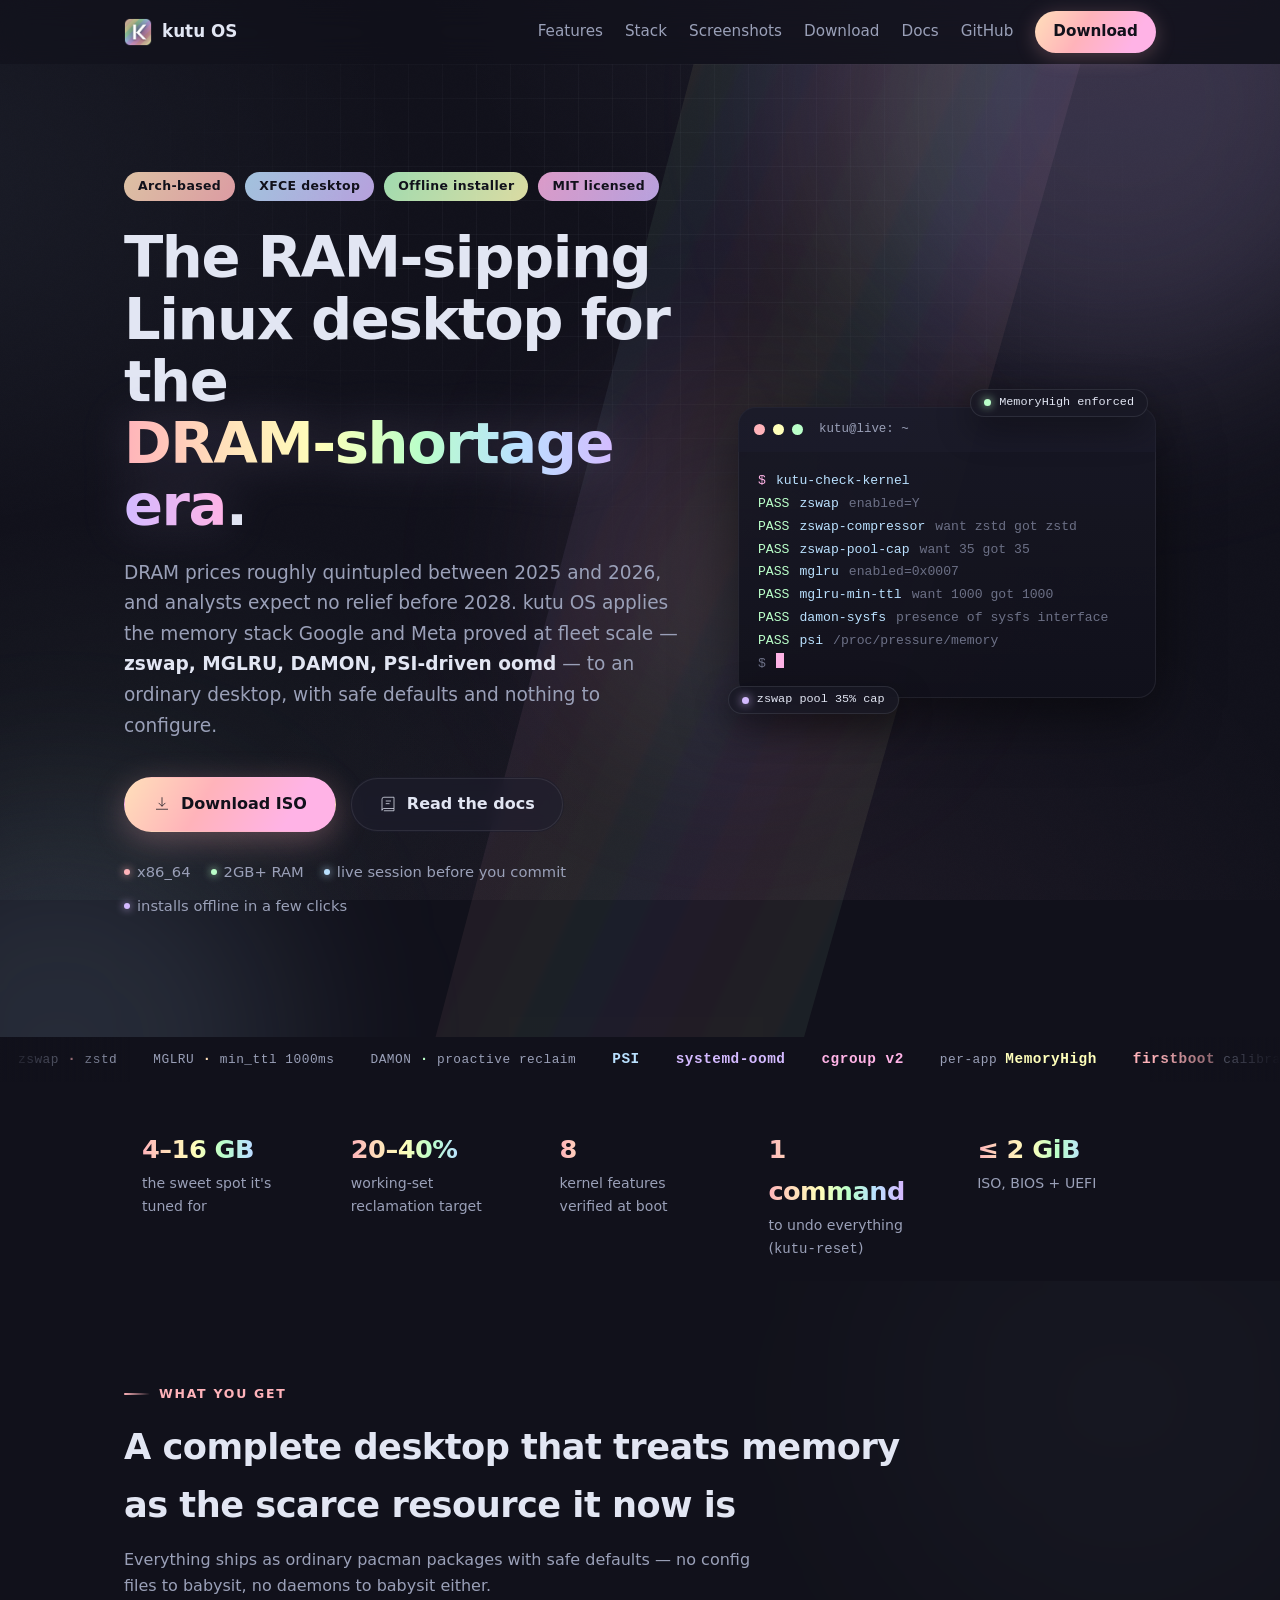
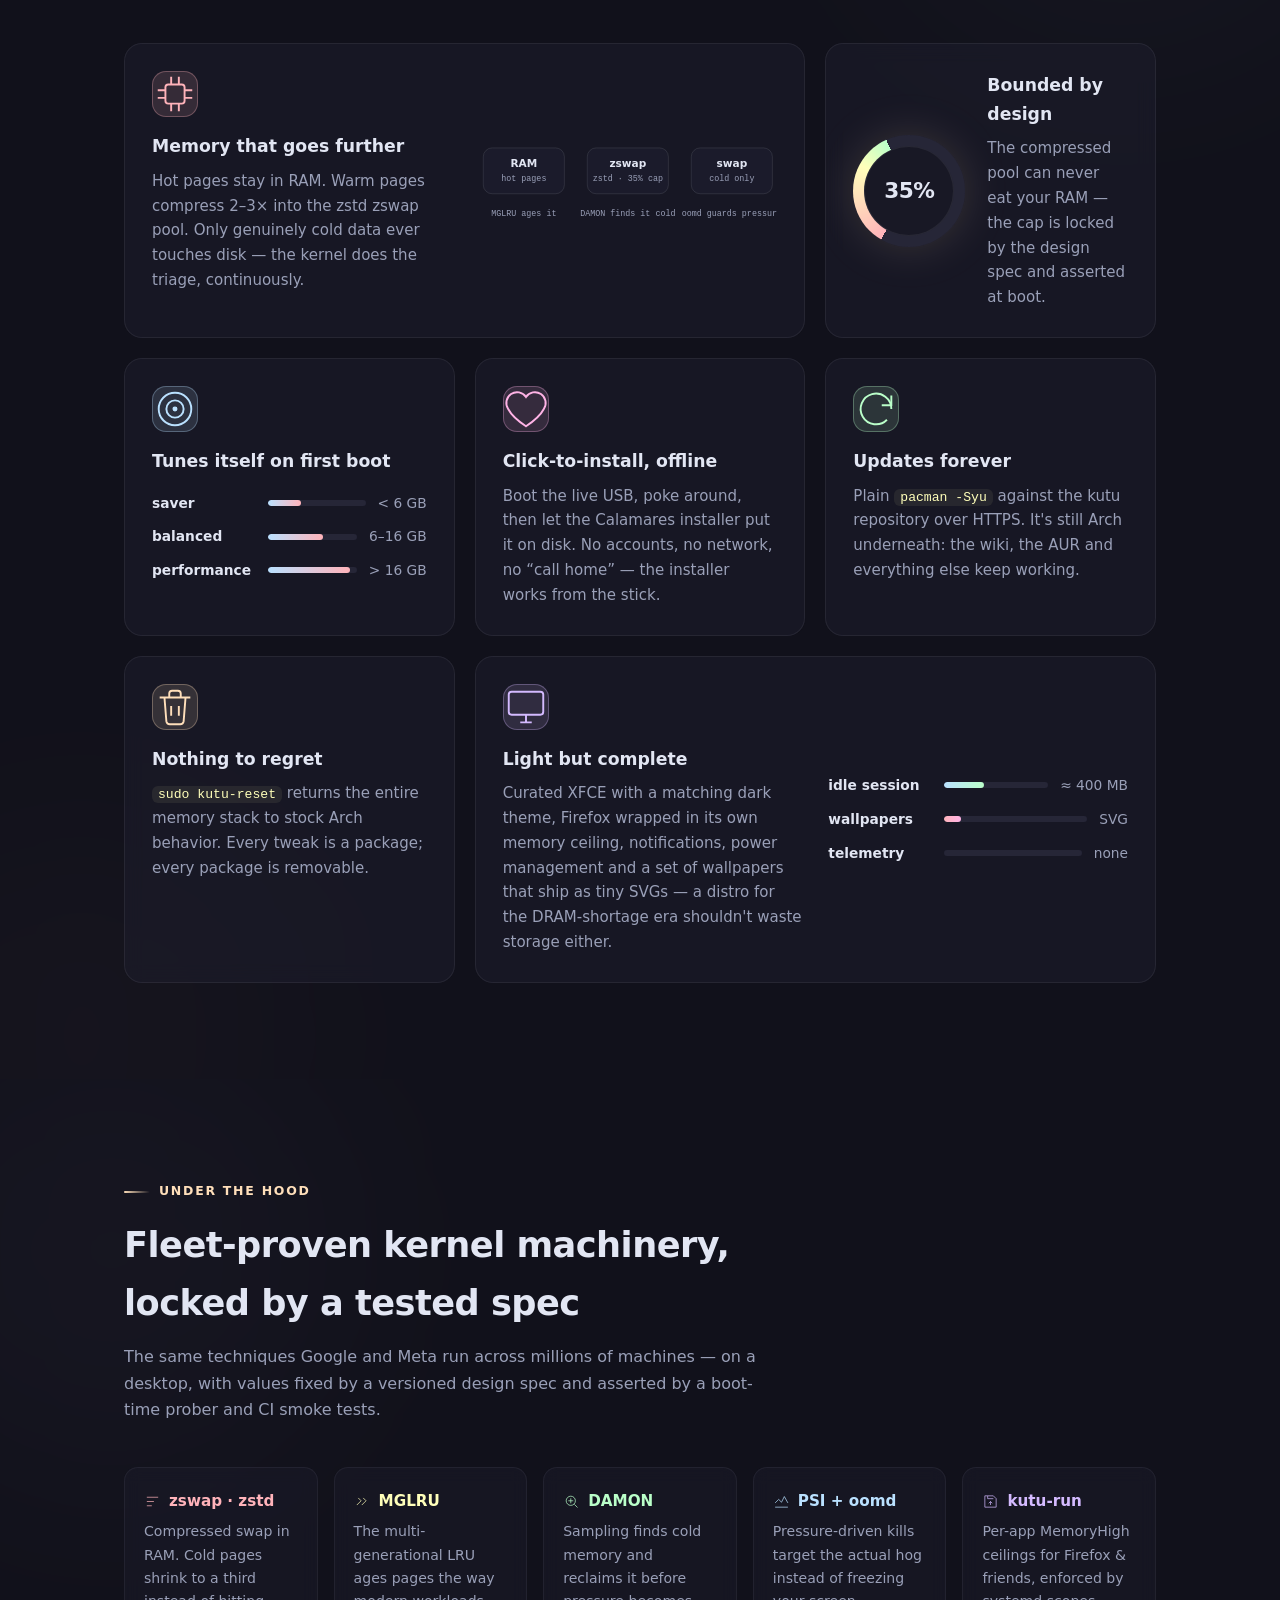
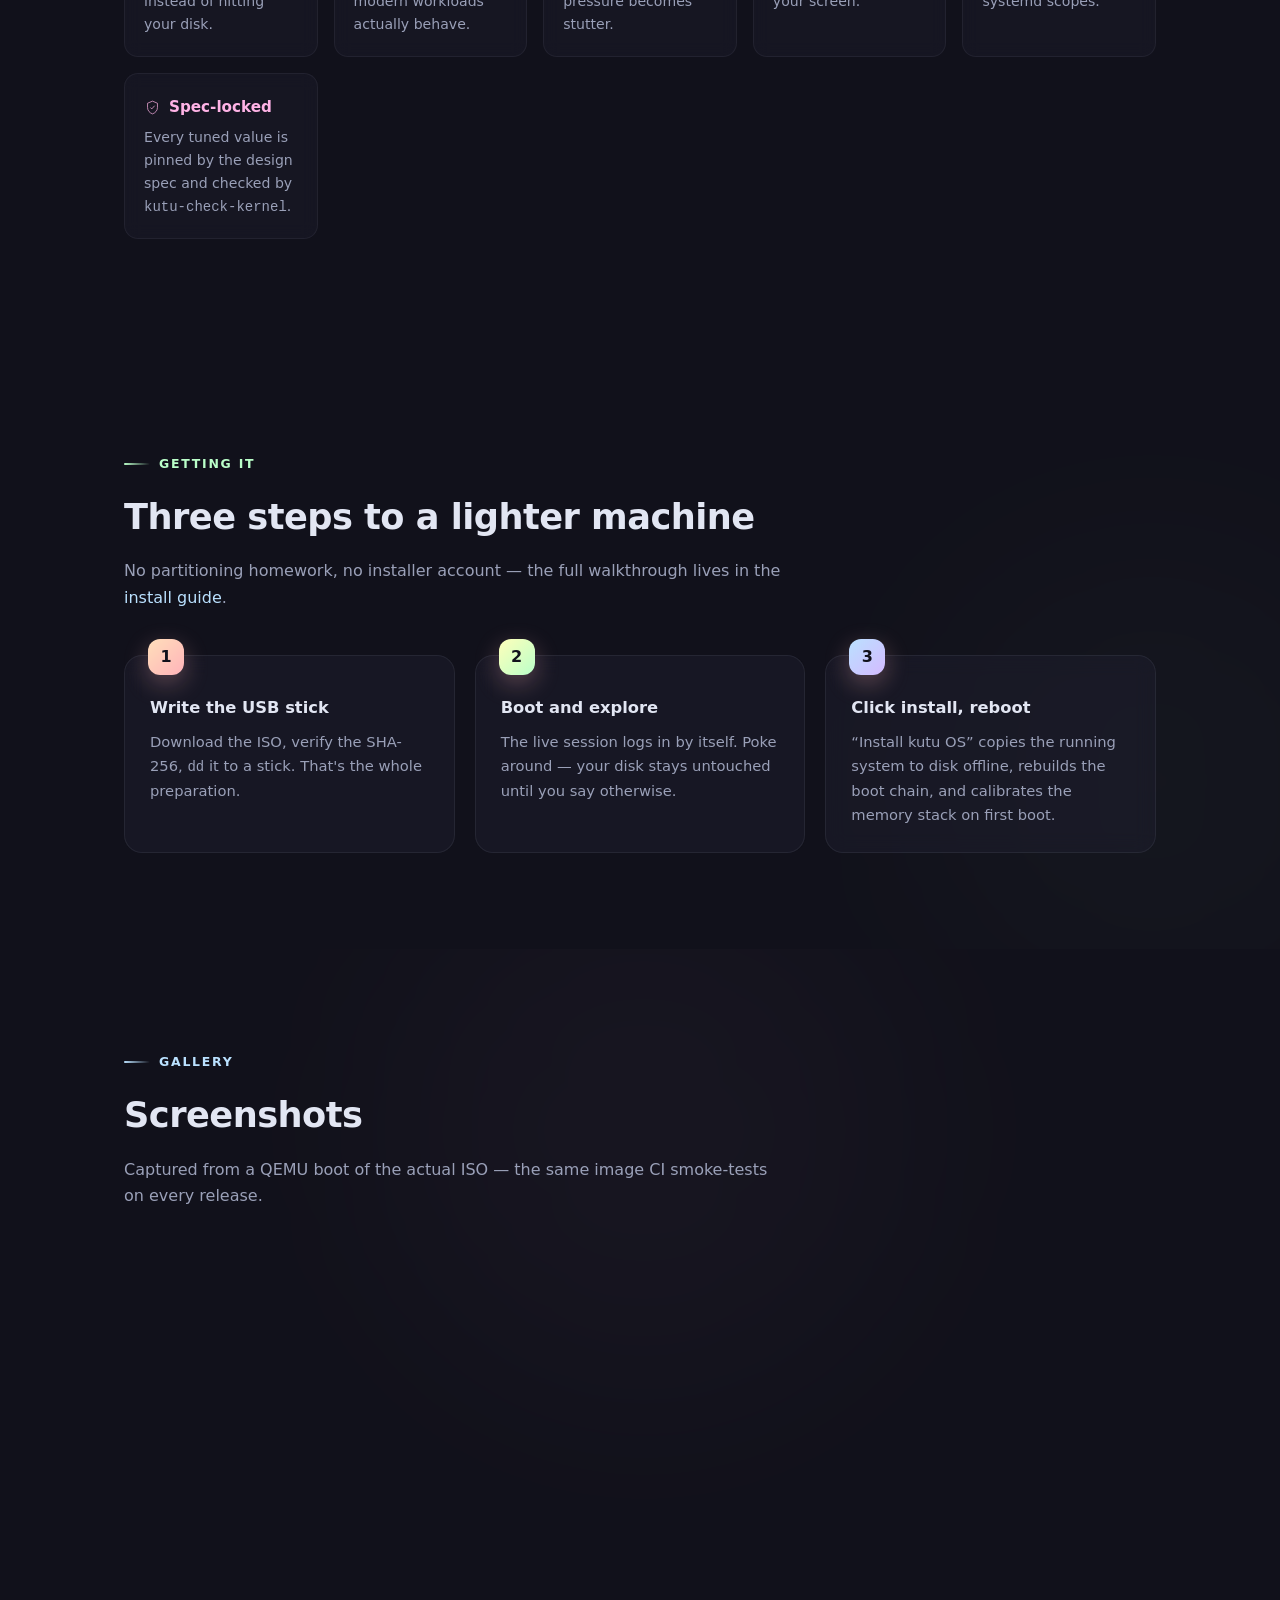
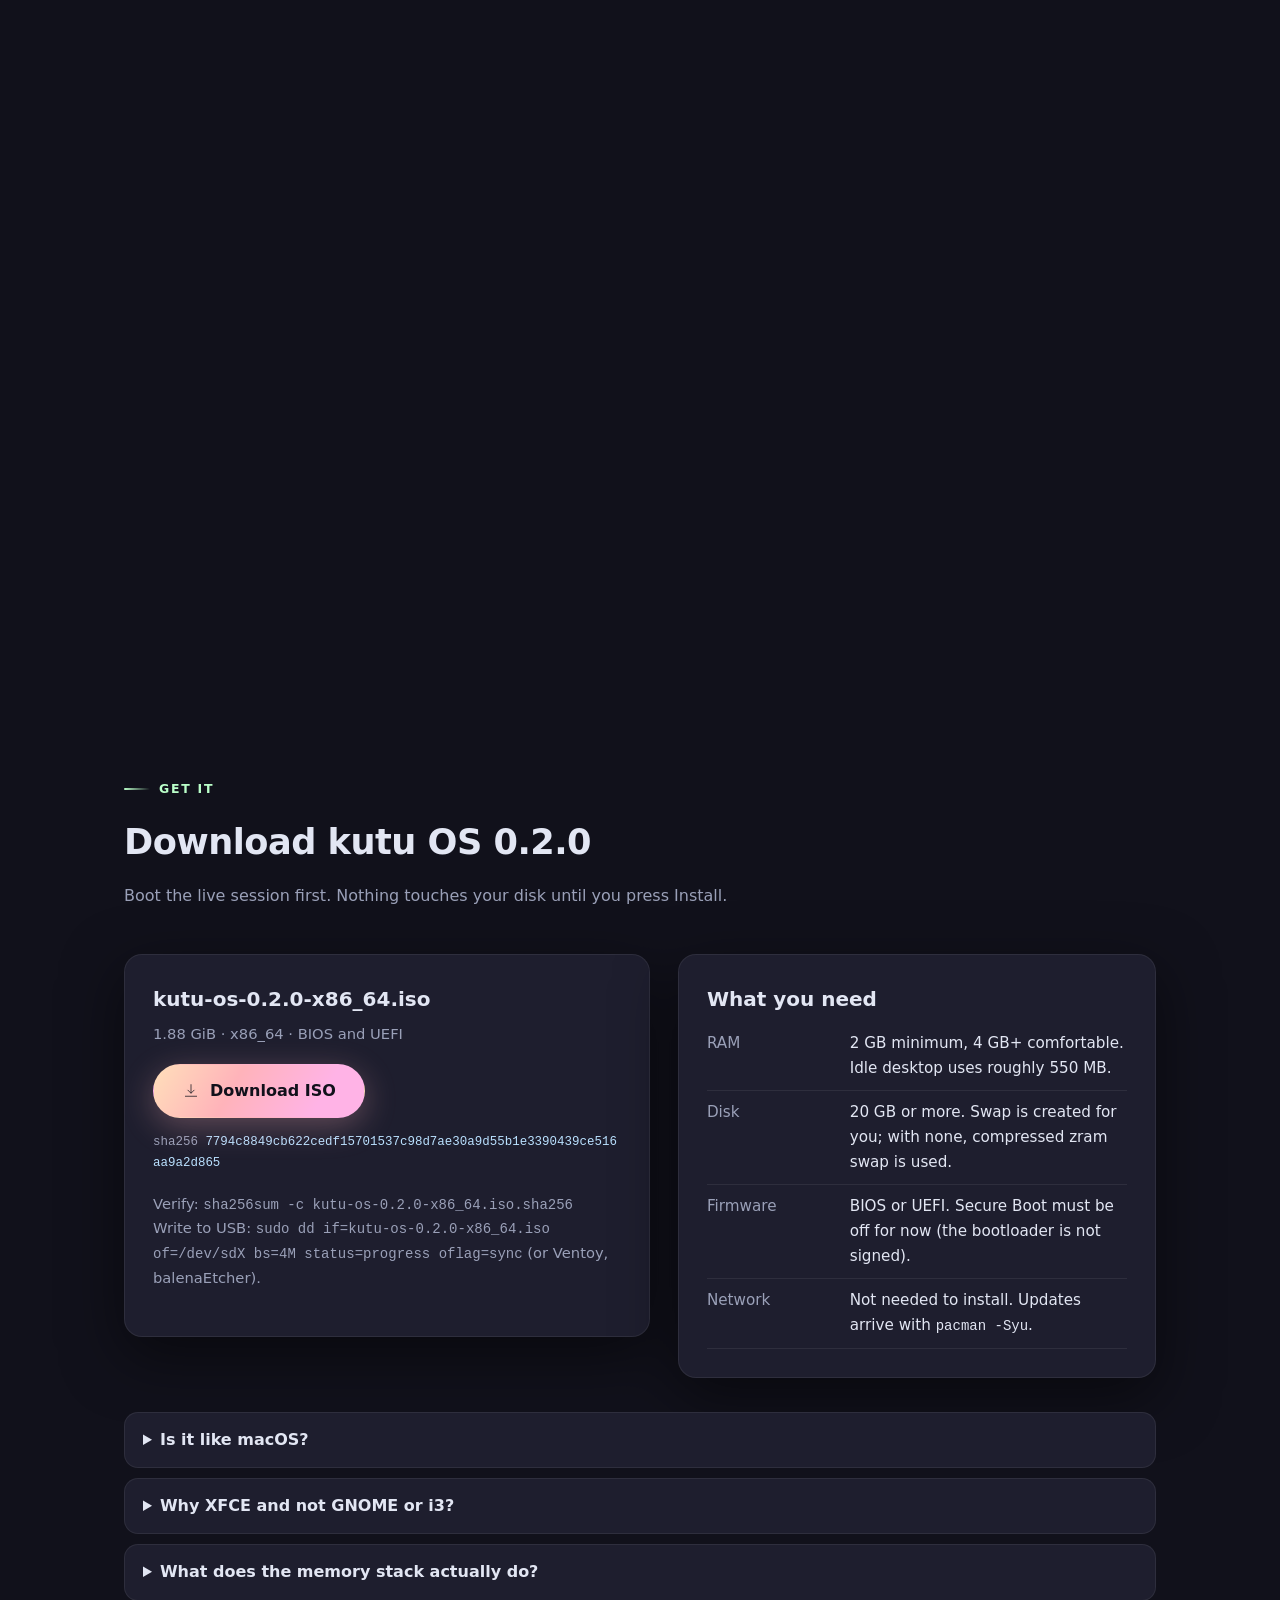
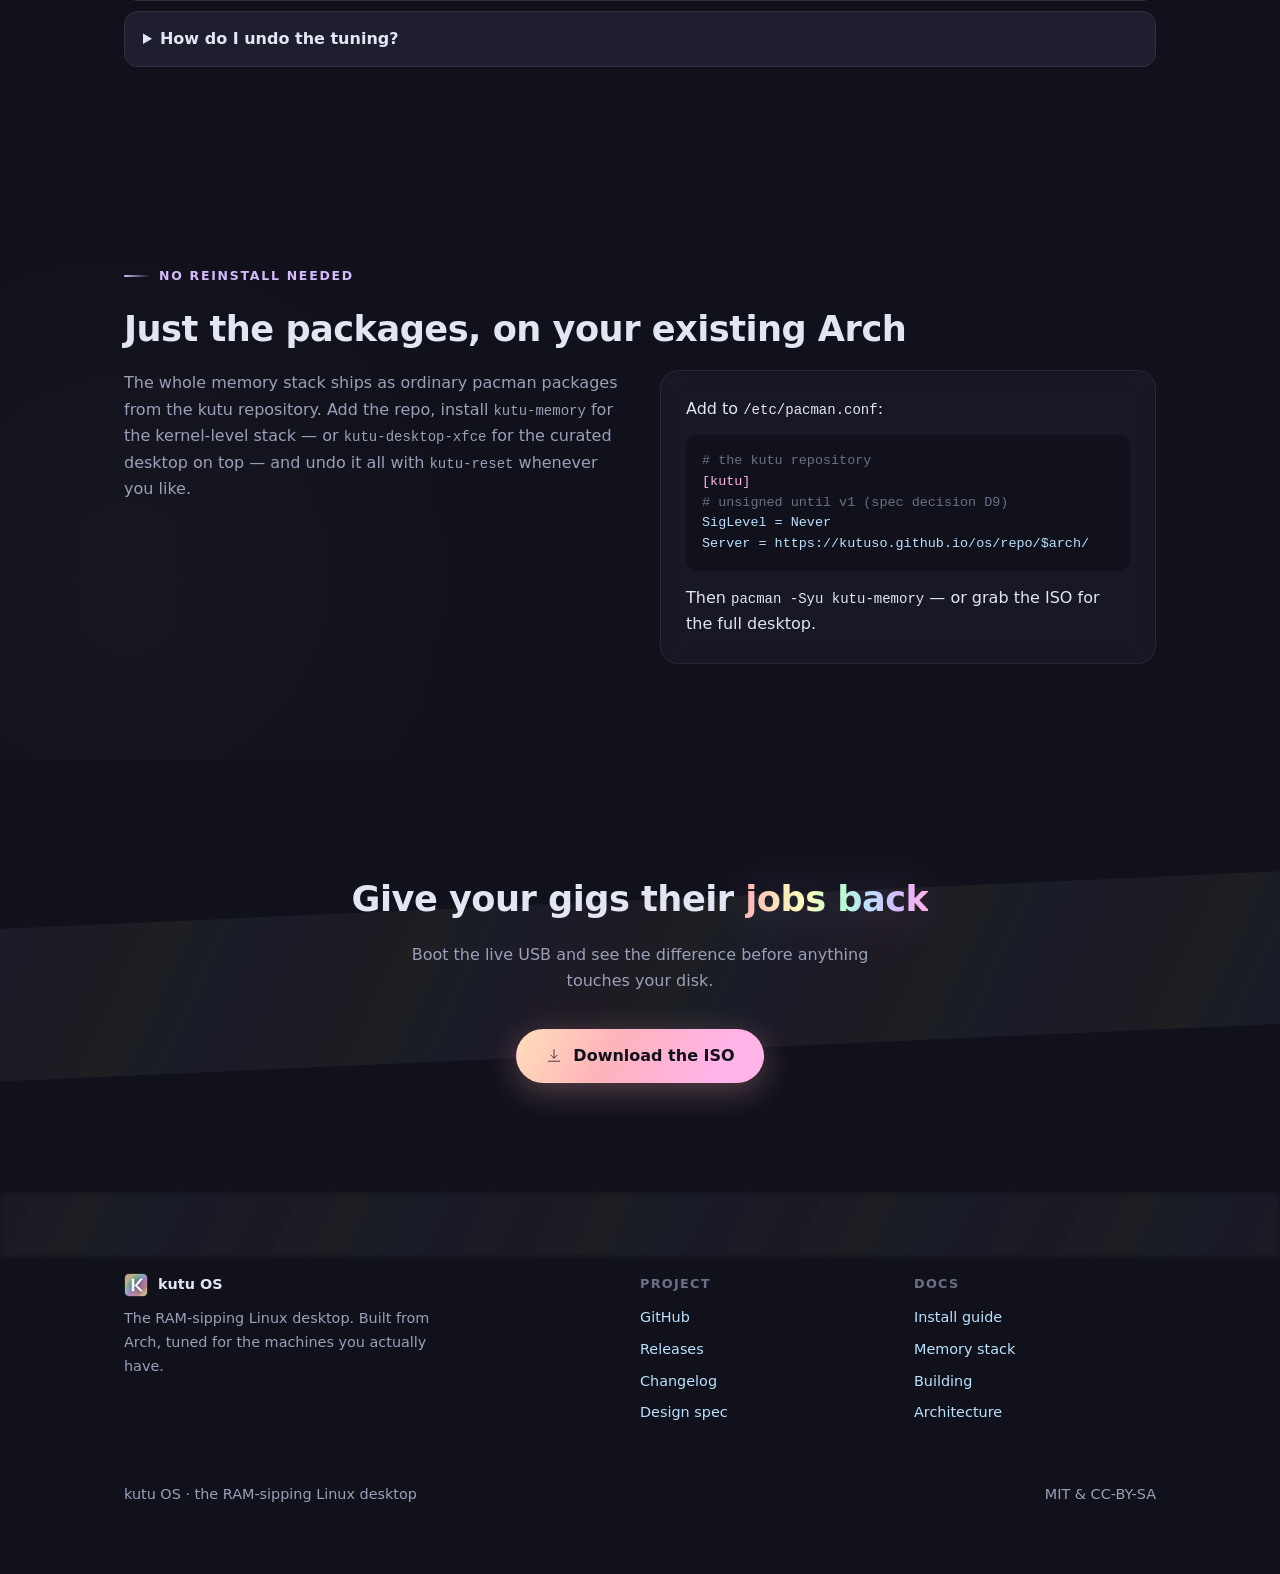
<file: docs/index.html>
<!DOCTYPE html>
<html lang="en">
<head>
  <meta charset="utf-8">
  <meta name="viewport" content="width=device-width, initial-scale=1">
  <title>kutu OS — the RAM-sipping Linux desktop</title>
  <meta name="description" content="kutu OS: a Linux desktop that treats memory as the scarce resource it is. zswap, MGLRU, DAMON, PSI-driven oomd — proven fleet-scale memory conservation for your machine.">
  <meta property="og:title" content="kutu OS — the RAM-sipping Linux desktop">
  <meta property="og:description" content="zswap, MGLRU, DAMON and PSI-driven oomd, tuned for a desktop that runs great on 4–16GB.">
  <meta property="og:image" content="https://kutu.so/screenshots/desktop.jpg">
  <link rel="icon" href="logo.png">
  <style>
    :root {
      --base: #11111b;
      --mantle: #181825;
      --surface: #1e1e2e;
      --text: #e2e6f3;
      --muted: #9aa0b8;
      --faint: #6c7086;
      --r1: #FFB3BA; --r2: #FFDFBA; --r3: #FFFFBA; --r4: #BAFFC9;
      --r5: #BAE1FF; --r6: #D4BAFF; --r7: #FFB3E6;
      --rainbow: linear-gradient(90deg, var(--r1), var(--r2), var(--r3), var(--r4), var(--r5), var(--r6), var(--r7));
      --glow: 0 18px 60px rgba(0, 0, 0, 0.5);
      --maxw: 1080px;
      --radius: 18px;
      --noise: url("data:image/svg+xml,%3Csvg xmlns='http://www.w3.org/2000/svg' width='160' height='160'%3E%3Cfilter id='n'%3E%3CfeTurbulence type='fractalNoise' baseFrequency='0.9' numOctaves='2' stitchTiles='stitch'/%3E%3C/filter%3E%3Crect width='100%25' height='100%25' filter='url(%23n)' opacity='0.5'/%3E%3C/svg%3E");
    }
    * { box-sizing: border-box; }
    html { scroll-behavior: smooth; }
    body {
      margin: 0;
      background:
        radial-gradient(1100px 700px at 85% -5%, rgba(212, 186, 255, 0.075), transparent 60%),
        radial-gradient(900px 600px at -10% 20%, rgba(186, 225, 255, 0.06), transparent 60%),
        radial-gradient(1000px 800px at 60% 110%, rgba(255, 179, 230, 0.055), transparent 60%),
        radial-gradient(800px 500px at 10% 90%, rgba(186, 255, 201, 0.045), transparent 60%),
        var(--base);
      background-attachment: fixed;
      color: var(--text);
      font: 16px/1.65 system-ui, "Segoe UI", Roboto, "Helvetica Neue", sans-serif;
      overflow-x: hidden;
    }
    body::after {
      content: ""; position: fixed; inset: 0; z-index: 1; pointer-events: none;
      background-image: var(--noise); opacity: 0.035; mix-blend-mode: overlay;
    }
    ::selection { background: rgba(255, 179, 230, 0.4); color: #fff; }
    a { color: var(--r5); text-decoration: none; }
    a:hover { text-decoration: underline; }
    a:focus-visible { outline: 2px solid var(--r6); outline-offset: 2px; border-radius: 4px; }
    code, pre { font: 0.875rem/1.55 ui-monospace, "Cascadia Code", Menlo, Consolas, monospace; }
    .wrap { max-width: var(--maxw); margin: 0 auto; padding: 0 24px; position: relative; z-index: 2; }
    .grad {
      background: var(--rainbow);
      -webkit-background-clip: text; background-clip: text; color: transparent;
      filter: drop-shadow(0 0 24px rgba(212, 186, 255, 0.2));
    }
    .ribbon {
      position: absolute; pointer-events: none; z-index: 0;
      background: repeating-linear-gradient(115deg,
        rgba(255,179,186,0.55) 0 34px, rgba(255,223,186,0.55) 34px 68px,
        rgba(255,255,186,0.55) 68px 102px, rgba(186,255,201,0.55) 102px 136px,
        rgba(186,225,255,0.55) 136px 170px, rgba(212,186,255,0.55) 170px 204px,
        rgba(255,179,230,0.55) 204px 238px);
      filter: blur(2.5px);
    }

    #progress {
      position: fixed; top: 0; left: 0; height: 3px; width: 0; z-index: 100;
      background: var(--rainbow);
      box-shadow: 0 0 14px rgba(212, 186, 255, 0.55);
    }

    nav {
      position: sticky; top: 0; z-index: 50;
      background: rgba(17, 17, 27, 0.6);
      backdrop-filter: blur(14px);
    }
    nav .wrap { display: flex; align-items: center; gap: 28px; height: 64px; }
    nav .brand { display: flex; align-items: center; gap: 10px; font-weight: 750; font-size: 1.05rem; color: var(--text); }
    nav .brand img { height: 28px; width: 28px; }
    nav .links { margin-left: auto; display: flex; gap: 22px; align-items: center; }
    nav .links a { color: var(--muted); font-size: 0.95rem; }
    nav .links a:hover { color: var(--text); text-decoration: none; }
    nav .links a.cta {
      color: #11111b; font-weight: 700;
      background: linear-gradient(120deg, var(--r2), var(--r1) 40%, var(--r7) 80%);
      padding: 8px 18px; border-radius: 999px;
      box-shadow: 0 4px 20px rgba(255, 179, 186, 0.25);
    }
    nav .links a.cta:hover { filter: brightness(1.06); }

    header.hero { position: relative; padding: 108px 0 104px; overflow: hidden; }
    .hero .ribbon {
      top: -12%; bottom: -20%; left: 30%; right: -25%;
      clip-path: polygon(28% 0, 60% 0, 30% 100%, 0 100%);
      opacity: 0.12;
    }
    .hero-grid {
      position: absolute; inset: 0; pointer-events: none; z-index: 0;
      background-image: linear-gradient(rgba(226, 230, 243, 0.035) 1px, transparent 1px),
                        linear-gradient(90deg, rgba(226, 230, 243, 0.035) 1px, transparent 1px);
      background-size: 34px 34px;
      -webkit-mask-image: radial-gradient(760px 480px at 50% 16%, #000 25%, transparent 74%);
      mask-image: radial-gradient(760px 480px at 50% 16%, #000 25%, transparent 74%);
    }
    .orb { position: absolute; border-radius: 50%; filter: blur(90px); pointer-events: none; z-index: 0; }
    .orb-a { width: 560px; height: 560px; background: rgba(212, 186, 255, 0.16); top: -240px; right: -120px; animation: drift 28s ease-in-out infinite alternate; }
    .orb-b { width: 460px; height: 460px; background: rgba(186, 225, 255, 0.13); bottom: -240px; left: -170px; animation: drift 36s ease-in-out infinite alternate-reverse; }
    .orb-c { width: 340px; height: 340px; background: rgba(255, 179, 230, 0.10); top: 34%; left: 44%; animation: drift 42s ease-in-out infinite alternate; }
    @keyframes drift { from { transform: translate(0, 0) scale(1); } to { transform: translate(-70px, 60px) scale(1.15); } }
    .hero .wrap { display: grid; gap: 48px; grid-template-columns: 1.15fr 0.85fr; align-items: center; }
    @media (max-width: 900px) { .hero .wrap { grid-template-columns: 1fr; } }

    .chips { display: flex; flex-wrap: wrap; gap: 10px; margin-bottom: 26px; }
    .chip {
      font-size: 0.78rem; font-weight: 650; letter-spacing: 0.03em;
      color: #11111b; border-radius: 999px; padding: 4px 14px;
      background: linear-gradient(120deg, rgba(255,223,186,0.85), rgba(255,179,186,0.85));
    }
    .chip:nth-child(2) { background: linear-gradient(120deg, rgba(186,225,255,0.85), rgba(212,186,255,0.85)); }
    .chip:nth-child(3) { background: linear-gradient(120deg, rgba(186,255,201,0.85), rgba(255,255,186,0.85)); }
    .chip:nth-child(4) { background: linear-gradient(120deg, rgba(255,179,230,0.85), rgba(212,186,255,0.85)); }
    h1 {
      margin: 0 0 20px; font-size: clamp(2.2rem, 5vw, 3.6rem);
      line-height: 1.08; letter-spacing: -0.025em; font-weight: 800;
    }
    .lede { font-size: 1.16rem; color: var(--muted); max-width: 620px; }
    .lede strong { color: var(--text); }
    .hero-btns { display: flex; flex-wrap: wrap; gap: 14px; margin-top: 36px; }
    .btn {
      position: relative; display: inline-flex; align-items: center; gap: 10px;
      padding: 13px 28px; border-radius: 999px; font-weight: 700;
      border: 1px solid transparent; font-size: 1rem; overflow: hidden;
      transition: transform 0.15s ease, box-shadow 0.15s ease, filter 0.15s ease;
    }
    .btn:hover { text-decoration: none; transform: translateY(-1px); filter: brightness(1.06); }
    .btn .ico { stroke: currentColor; width: 18px; height: 18px; }
    .btn-primary {
      color: #11111b;
      background: linear-gradient(120deg, var(--r2), var(--r1) 38%, var(--r7) 78%);
      box-shadow: 0 8px 32px rgba(255, 179, 186, 0.3);
    }
    .btn-primary .ico { stroke: #11111b; }
    .btn-primary::after {
      content: ""; position: absolute; top: 0; bottom: 0; left: -70%; width: 45%;
      background: linear-gradient(105deg, transparent, rgba(255, 255, 255, 0.45), transparent);
      transform: skewX(-20deg); transition: left 0.5s ease;
    }
    .btn-primary:hover::after { left: 130%; }
    .btn-ghost {
      color: var(--text);
      background: rgba(30, 30, 46, 0.55); backdrop-filter: blur(8px);
      box-shadow: inset 0 0 0 1px rgba(226, 230, 243, 0.09);
    }
    .hero-meta { margin-top: 28px; color: var(--muted); font-size: 0.92rem; display: flex; flex-wrap: wrap; gap: 10px 20px; }
    .hero-meta span { display: inline-flex; align-items: center; gap: 7px; }
    .hero-meta .dot { width: 6px; height: 6px; border-radius: 50%; display: inline-block; }
    .hero-meta span:nth-child(1) .dot { background: var(--r1); box-shadow: 0 0 8px var(--r1); }
    .hero-meta span:nth-child(2) .dot { background: var(--r4); box-shadow: 0 0 8px var(--r4); }
    .hero-meta span:nth-child(3) .dot { background: var(--r5); box-shadow: 0 0 8px var(--r5); }
    .hero-meta span:nth-child(4) .dot { background: var(--r6); box-shadow: 0 0 8px var(--r6); }

    .term-wrap { position: relative; perspective: 900px; }
    .term {
      background: linear-gradient(180deg, rgba(24, 24, 37, 0.92), rgba(17, 17, 27, 0.96));
      box-shadow: var(--glow), inset 0 0 0 1px rgba(226, 230, 243, 0.08);
      border-radius: var(--radius);
      overflow: hidden; animation: floaty 7s ease-in-out infinite alternate;
      transition: transform 0.2s ease; will-change: transform;
    }
    @keyframes floaty { from { transform: translateY(0); } to { transform: translateY(-9px); } }
    .term-bar { display: flex; align-items: center; gap: 8px; padding: 12px 16px; background: rgba(30, 30, 46, 0.5); }
    .term-bar i { width: 11px; height: 11px; border-radius: 50%; display: inline-block; }
    .term-bar i:nth-child(1) { background: #FFB3BA; }
    .term-bar i:nth-child(2) { background: #FFFFBA; }
    .term-bar i:nth-child(3) { background: #BAFFC9; }
    .term-bar span { margin-left: 8px; color: var(--muted); font-size: 0.78rem; font-family: ui-monospace, Menlo, Consolas, monospace; }
    .term-body { padding: 18px 20px 22px; font: 0.82rem/1.75 ui-monospace, "Cascadia Code", Menlo, Consolas, monospace; }
    .term-body .row { display: flex; gap: 10px; white-space: nowrap; }
    .term-body .pass { color: var(--r4); }
    .term-body .name { color: var(--r5); }
    .term-body .dim { color: var(--faint); }
    .term-body .prompt { color: var(--r7); }
    .term-caret { display: inline-block; width: 8px; height: 15px; background: var(--r7); vertical-align: -2px; animation: blink 1.1s steps(1) infinite; }
    @keyframes blink { 50% { opacity: 0; } }
    .tanim { opacity: 0; animation: tline 0.45s cubic-bezier(0.2, 0.7, 0.3, 1) forwards; animation-delay: calc(0.7s + var(--i) * 0.24s); }
    @keyframes tline { from { opacity: 0; transform: translateY(6px); } to { opacity: 1; transform: none; } }
    .fbadge {
      position: absolute; z-index: 3; display: inline-flex; align-items: center; gap: 8px;
      background: rgba(24, 24, 37, 0.72); backdrop-filter: blur(8px);
      box-shadow: inset 0 0 0 1px rgba(226, 230, 243, 0.1), 0 12px 34px rgba(0, 0, 0, 0.4);
      border-radius: 999px; padding: 8px 14px;
      font: 0.74rem/1 ui-monospace, Menlo, Consolas, monospace; color: var(--text);
    }
    .fbadge .ok { width: 7px; height: 7px; border-radius: 50%; background: var(--r4); box-shadow: 0 0 10px var(--r4); }
    .fbadge-1 { top: -18px; right: 8px; animation: bfloat 6s ease-in-out infinite alternate; }
    .fbadge-2 { bottom: -16px; left: -10px; animation: bfloat 7.5s ease-in-out infinite alternate-reverse; }
    .fbadge-2 .ok { background: var(--r6); box-shadow: 0 0 10px var(--r6); }
    @keyframes bfloat { from { transform: translateY(0); } to { transform: translateY(-8px); } }
    @media (max-width: 900px) { .fbadge-2 { left: 8px; } }

    .marquee { overflow: hidden; position: relative; padding: 15px 0; }
    .marquee::before, .marquee::after {
      content: ""; position: absolute; top: 0; bottom: 0; width: 130px; z-index: 2; pointer-events: none;
    }
    .marquee::before { left: 0; background: linear-gradient(90deg, var(--base), transparent); }
    .marquee::after { right: 0; background: linear-gradient(-90deg, var(--base), transparent); }
    .marquee-track { display: flex; width: max-content; animation: scrollx 38s linear infinite; }
    .marquee-track > div { display: flex; align-items: center; gap: 36px; padding: 0 18px; }
    .marquee-track span { color: var(--muted); font: 0.8rem/1 ui-monospace, Menlo, Consolas, monospace; letter-spacing: 0.04em; white-space: nowrap; }
    .marquee-track b { font-weight: 700; font-size: 0.9rem; }
    .marquee-track span:nth-child(7n+1) b { color: var(--r1); }
    .marquee-track span:nth-child(7n+2) b { color: var(--r2); }
    .marquee-track span:nth-child(7n+3) b { color: var(--r4); }
    .marquee-track span:nth-child(7n+4) b { color: var(--r5); }
    .marquee-track span:nth-child(7n+5) b { color: var(--r6); }
    .marquee-track span:nth-child(7n+6) b { color: var(--r7); }
    .marquee-track span:nth-child(7n+7) b { color: var(--r3); }
    @keyframes scrollx { from { transform: translateX(0); } to { transform: translateX(-50%); } }

    .stats .wrap { display: grid; grid-template-columns: repeat(auto-fit, minmax(190px, 1fr)); gap: 12px; }
    .stat { display: flex; flex-direction: column; gap: 2px; padding: 12px 18px; }
    .stat b { font-size: 1.6rem; letter-spacing: -0.02em; }
    .stat .grad { filter: none; }
    .stat span { color: var(--muted); font-size: 0.88rem; }

    section { padding: 96px 0; position: relative; overflow: hidden; }
    .wash { position: absolute; border-radius: 50%; filter: blur(110px); pointer-events: none; z-index: 0; opacity: 0.55; }
    .kicker {
      display: inline-flex; align-items: center; gap: 9px;
      font-size: 0.78rem; font-weight: 700; letter-spacing: 0.14em; text-transform: uppercase;
      color: var(--k, var(--r6)); margin-bottom: 14px;
    }
    .kicker::before { content: ""; width: 26px; height: 2px; border-radius: 2px; background: linear-gradient(90deg, var(--k, var(--r6)), transparent); }
    h2 { margin: 0 0 12px; font-size: clamp(1.65rem, 3.2vw, 2.2rem); letter-spacing: -0.015em; font-weight: 780; position: relative; z-index: 2; }
    .section-sub { color: var(--muted); margin: 0 0 44px; max-width: 660px; position: relative; z-index: 2; }

    .bento { display: grid; gap: 20px; grid-template-columns: repeat(auto-fit, minmax(280px, 1fr)); grid-auto-flow: dense; }
    .card {
      --mx: 50%; --my: 50%;
      position: relative; overflow: hidden; z-index: 2;
      background: rgba(30, 30, 46, 0.5); backdrop-filter: blur(10px);
      border-radius: var(--radius); padding: 28px;
      box-shadow: inset 0 0 0 1px rgba(226, 230, 243, 0.075);
      transition: transform 0.18s ease, box-shadow 0.18s ease;
    }
    .card::before {
      content: ""; position: absolute; inset: 0; opacity: 0; transition: opacity 0.25s ease; pointer-events: none;
      background: radial-gradient(360px circle at var(--mx) var(--my), rgba(212, 186, 255, 0.13), transparent 60%);
    }
    .card::after {
      content: ""; position: absolute; inset: 0 0 auto 0; height: 2px; opacity: 0; transition: opacity 0.25s ease;
      background: var(--rainbow); pointer-events: none;
    }
    .card:hover::before, .card:hover::after { opacity: 1; }
    .card:hover {
      transform: translateY(-3px);
      box-shadow: inset 0 0 0 1px rgba(226, 230, 243, 0.1), 0 18px 50px rgba(0, 0, 0, 0.45), 0 6px 40px rgba(212, 186, 255, 0.09);
    }
    .b-span2 { grid-column: span 2; }
    @media (max-width: 680px) { .b-span2 { grid-column: span 1; } }
    .card h3 { margin: 0 0 8px; font-size: 1.08rem; }
    .card p { margin: 0; color: var(--muted); font-size: 0.94rem; }
    .card code { color: var(--r3); background: rgba(255, 255, 186, 0.07); padding: 1px 6px; border-radius: 6px; font-size: 0.82rem; }
    .icobox {
      width: 46px; height: 46px; border-radius: 14px;
      background: color-mix(in srgb, var(--c, #D4BAFF) 13%, transparent);
      box-shadow: inset 0 0 0 1px color-mix(in srgb, var(--c, #D4BAFF) 30%, transparent);
      display: flex; align-items: center; justify-content: center; margin-bottom: 15px;
    }
    .icobox .ico { stroke: var(--c, var(--r6)); }

    .b-split { display: grid; grid-template-columns: 1fr 1fr; gap: 26px; align-items: center; }
    @media (max-width: 760px) { .b-split { grid-template-columns: 1fr; } }
    .pipeline { width: 100%; height: auto; display: block; }
    .pipeline .node { fill: rgba(30, 30, 46, 0.7); stroke: rgba(226, 230, 243, 0.12); stroke-width: 1; }
    .pipeline .ntitle { fill: #e2e6f3; font: 700 12px system-ui, sans-serif; }
    .pipeline .nsub { fill: #9aa0b8; font: 400 9.5px ui-monospace, Menlo, monospace; }
    .pipeline .flow { fill: none; stroke: url(#pgrad); stroke-width: 1.8; stroke-dasharray: 5 6; animation: dashmove 1.6s linear infinite; }
    @keyframes dashmove { to { stroke-dashoffset: -22; } }

    .gaugebox { display: flex; align-items: center; gap: 22px; }
    .gauge {
      --v: 35; width: 112px; height: 112px; border-radius: 50%; flex: none; position: relative;
      background: conic-gradient(from 210deg,
        var(--r1) 0, var(--r2) calc(var(--v) * 0.4%), var(--r3) calc(var(--v) * 0.7%),
        var(--r4) calc(var(--v) * 1%), #262637 calc(var(--v) * 1%) 100%);
      filter: drop-shadow(0 0 22px rgba(255, 223, 186, 0.14));
    }
    .gauge::before { content: ""; position: absolute; inset: 11px; border-radius: 50%; background: var(--mantle); box-shadow: inset 0 0 0 1px rgba(226, 230, 243, 0.08); }
    .gauge b { position: absolute; inset: 0; display: flex; align-items: center; justify-content: center; font-size: 1.35rem; letter-spacing: -0.02em; }
    .modes { display: flex; flex-direction: column; gap: 11px; margin-top: 16px; }
    .mode { display: flex; align-items: center; gap: 12px; font-size: 0.86rem; color: var(--muted); }
    .mode b { color: var(--text); width: 104px; font-weight: 650; }
    .mode .bar { flex: 1; height: 6px; border-radius: 4px; background: #262637; overflow: hidden; }
    .mode .bar i { display: block; height: 100%; border-radius: 4px; background: linear-gradient(90deg, var(--r5), var(--r1)); }

    .stack { display: grid; gap: 16px; grid-template-columns: repeat(auto-fit, minmax(190px, 1fr)); position: relative; z-index: 2; }
    .stack .cell {
      position: relative; overflow: hidden;
      background: rgba(30, 30, 46, 0.45); backdrop-filter: blur(8px);
      border-radius: 14px; padding: 22px 20px 20px;
      box-shadow: inset 0 0 0 1px rgba(226, 230, 243, 0.06);
      transition: transform 0.18s ease, box-shadow 0.18s ease;
    }
    .stack .cell::after {
      content: ""; position: absolute; inset: 0 0 auto 0; height: 2px; opacity: 0; transition: opacity 0.18s ease;
      background: linear-gradient(90deg, var(--c, var(--r6)), transparent 75%);
    }
    .stack .cell:hover { transform: translateY(-3px); box-shadow: inset 0 0 0 1px rgba(226, 230, 243, 0.1), 0 14px 40px rgba(0, 0, 0, 0.4); }
    .stack .cell:hover::after { opacity: 1; }
    .stack b { color: var(--c, var(--r6)); font-size: 0.95rem; display: flex; align-items: center; gap: 8px; }
    .stack b .ico { width: 17px; height: 17px; stroke: var(--c, var(--r6)); }
    .stack span { display: block; color: var(--muted); font-size: 0.88rem; margin-top: 6px; }

    .steps { display: grid; gap: 20px; grid-template-columns: repeat(auto-fit, minmax(240px, 1fr)); counter-reset: step; position: relative; z-index: 2; }
    .step {
      background: rgba(30, 30, 46, 0.5); backdrop-filter: blur(10px);
      border-radius: var(--radius); padding: 28px 26px 26px; position: relative;
      box-shadow: inset 0 0 0 1px rgba(226, 230, 243, 0.07);
    }
    .step::before {
      counter-increment: step; content: counter(step);
      position: absolute; top: -16px; left: 24px;
      width: 36px; height: 36px; border-radius: 12px;
      color: #11111b; font-weight: 800; font-size: 1rem;
      display: flex; align-items: center; justify-content: center;
      background: var(--sc, linear-gradient(135deg, var(--r2), var(--r1)));
      box-shadow: 0 8px 24px color-mix(in srgb, var(--r1) 30%, transparent);
    }
    .step h3 { margin: 12px 0 8px; font-size: 1.02rem; }
    .step p { margin: 0; color: var(--muted); font-size: 0.92rem; }
    .steps-wrap { padding-top: 16px; }

    .shots { display: grid; gap: 20px; grid-template-columns: 1fr; position: relative; z-index: 2; }
    .shot img {
      width: 100%; display: block; border-radius: 14px;
      box-shadow: 0 20px 60px rgba(0, 0, 0, 0.5), inset 0 0 0 1px rgba(226, 230, 243, 0.08);
      transition: transform 0.2s ease, box-shadow 0.2s ease;
    }
    .shot img:hover { transform: scale(1.005); box-shadow: 0 26px 72px rgba(0, 0, 0, 0.6), inset 0 0 0 1px rgba(226, 230, 243, 0.12); }
    .shot figcaption { color: var(--muted); font-size: 0.9rem; margin-top: 10px; }
    .shot-grid { display: grid; gap: 20px; grid-template-columns: repeat(auto-fit, minmax(300px, 1fr)); }

    .split { display: grid; gap: 40px; grid-template-columns: 1fr 1fr; align-items: start; position: relative; z-index: 2; }
    @media (max-width: 860px) { .split { grid-template-columns: 1fr; } }
    .repo-box {
      background: rgba(30, 30, 46, 0.55); backdrop-filter: blur(10px);
      border-radius: var(--radius); padding: 26px;
      box-shadow: inset 0 0 0 1px rgba(226, 230, 243, 0.08);
    }
    .repo-box pre {
      margin: 12px 0 0; padding: 16px; border-radius: 12px;
      background: rgba(17, 17, 27, 0.85); overflow-x: auto;
      color: var(--r5); font-size: 0.84rem;
    }
    .repo-box .c { color: var(--faint); }
    .repo-box .k { color: var(--r7); }

    .cta-band { text-align: center; padding: 110px 0; position: relative; overflow: hidden; }
    .cta-band .ribbon {
      top: 10%; bottom: 10%; left: -10%; right: -10%;
      clip-path: polygon(0 38%, 100% 18%, 100% 62%, 0 82%);
      opacity: 0.1;
    }
    .cta-band .wrap { position: relative; z-index: 2; }
    .cta-band h2 { margin-bottom: 14px; }
    .cta-band p { color: var(--muted); max-width: 520px; margin: 0 auto 34px; }

    footer { position: relative; padding: 24px 0 68px; color: var(--muted); font-size: 0.9rem; }
    footer .ribbon { top: 0; bottom: auto; left: 0; right: 0; height: 64px; opacity: 0.09; clip-path: none; }
    footer .cols { display: grid; gap: 32px; grid-template-columns: 2fr 1fr 1fr; padding-top: 56px; }
    @media (max-width: 760px) { footer .cols { grid-template-columns: 1fr; } }
    footer .fbrand { display: flex; align-items: center; gap: 10px; color: var(--text); font-weight: 750; margin-bottom: 10px; }
    footer .fbrand img { height: 24px; width: 24px; }
    footer h4 { margin: 0 0 12px; font-size: 0.8rem; letter-spacing: 0.1em; text-transform: uppercase; color: var(--faint); }
    footer ul { list-style: none; margin: 0; padding: 0; display: flex; flex-direction: column; gap: 8px; }
    footer .fine { margin-top: 36px; padding-top: 22px; display: flex; flex-wrap: wrap; gap: 14px; }
    footer .fine .sep { margin-left: auto; }

    .reveal { opacity: 0; transform: translateY(18px); transition: opacity 0.55s ease, transform 0.55s ease; }
    .reveal.in { opacity: 1; transform: none; }
    @media (prefers-reduced-motion: reduce) {
      html { scroll-behavior: auto; }
      .orb, .term, .term-caret, .fbadge, .marquee-track, .tanim, .pipeline .flow { animation: none !important; }
      .tanim { opacity: 1; }
      .reveal { opacity: 1; transform: none; transition: none; }
      .card:hover, .btn:hover, .shot img:hover, .stack .cell:hover { transform: none; }
      .btn-primary::after { display: none; }
    }

    .dl-grid{display:grid;grid-template-columns:1.1fr 1fr;gap:28px;margin-top:28px;align-items:start}
    .dl-card{background:var(--surface);border:1px solid rgba(255,255,255,.07);border-radius:var(--radius);padding:28px;box-shadow:var(--glow)}
    .dl-card h3{margin:0 0 6px;font-size:1.25rem}
    .dl-meta{color:var(--muted);font-size:.92rem;margin:0 0 18px}
    .dl-sha{font-family:ui-monospace,monospace;font-size:.78rem;color:var(--muted);word-break:break-all;margin:14px 0 0}
    .reqs{width:100%;border-collapse:collapse;font-size:.95rem}
    .reqs td{padding:9px 0;border-bottom:1px solid rgba(255,255,255,.07);vertical-align:top}
    .reqs td:first-child{color:var(--muted);width:34%}
    .faq{margin-top:34px;display:grid;gap:10px}
    .faq details{background:var(--surface);border:1px solid rgba(255,255,255,.07);border-radius:14px;padding:14px 18px}
    .faq summary{cursor:pointer;font-weight:600}
    .faq p{color:var(--muted);margin:10px 0 0}
    @media (max-width:820px){.dl-grid{grid-template-columns:1fr}}
  </style>
</head>
<body>

<div id="progress" aria-hidden="true"></div>

<nav>
  <div class="wrap">
    <a class="brand" href="#"><img src="logo.png" alt="kutu OS logo"> kutu OS</a>
    <div class="links">
      <a href="#features">Features</a>
      <a href="#stack">Stack</a>
      <a href="#screens">Screenshots</a>
      <a href="#download">Download</a>
      <a href="docs.html">Docs</a>
      <a href="https://github.com/kutuso/os">GitHub</a>
      <a class="cta" href="#download">Download</a>
    </div>
  </div>
</nav>

<header class="hero">
  <div class="orb orb-a"></div>
  <div class="orb orb-b"></div>
  <div class="orb orb-c"></div>
  <div class="ribbon"></div>
  <div class="hero-grid"></div>
  <div class="wrap">
    <div>
      <div class="chips">
        <span class="chip">Arch-based</span>
        <span class="chip">XFCE desktop</span>
        <span class="chip">Offline installer</span>
        <span class="chip">MIT licensed</span>
      </div>
      <h1>The RAM-sipping<br>Linux desktop for the<br><span class="grad">DRAM-shortage era</span>.</h1>
      <p class="lede">
        DRAM prices roughly quintupled between 2025 and 2026, and analysts expect no
        relief before 2028. kutu OS applies the memory stack Google and Meta proved at
        fleet scale — <strong>zswap, MGLRU, DAMON, PSI-driven oomd</strong> — to an
        ordinary desktop, with safe defaults and nothing to configure.
      </p>
      <div class="hero-btns">
        <a class="btn btn-primary" href="#download">
          <svg class="ico" viewBox="0 0 24 24" fill="none"><path d="M12 3v12m0 0l-4.5-4.5M12 15l4.5-4.5M4 19h16"/></svg>
          Download ISO
        </a>
        <a class="btn btn-ghost" href="docs.html">
          <svg class="ico" viewBox="0 0 24 24" fill="none"><path d="M4 5.5A2.5 2.5 0 016.5 3H20v15H6.5A2.5 2.5 0 004 20.5zM20 18v3H6.5"/><path d="M9 8h7M9 11.5h5"/></svg>
          Read the docs
        </a>
      </div>
      <p class="hero-meta">
        <span><i class="dot"></i> x86_64</span>
        <span><i class="dot"></i> 2GB+ RAM</span>
        <span><i class="dot"></i> live session before you commit</span>
        <span><i class="dot"></i> installs offline in a few clicks</span>
      </p>
    </div>
    <div class="term-wrap">
      <div class="fbadge fbadge-1"><i class="ok"></i>MemoryHigh enforced</div>
      <div class="fbadge fbadge-2"><i class="ok"></i>zswap pool 35% cap</div>
      <div class="term" aria-hidden="true">
        <div class="term-bar"><i></i><i></i><i></i><span>kutu@live: ~</span></div>
        <div class="term-body">
          <div class="row tanim" style="--i:0"><span class="prompt">$</span><span class="name">kutu-check-kernel</span></div>
          <div class="row tanim" style="--i:1"><span class="pass">PASS</span><span class="name">zswap</span><span class="dim">enabled=Y</span></div>
          <div class="row tanim" style="--i:2"><span class="pass">PASS</span><span class="name">zswap-compressor</span><span class="dim">want zstd got zstd</span></div>
          <div class="row tanim" style="--i:3"><span class="pass">PASS</span><span class="name">zswap-pool-cap</span><span class="dim">want 35 got 35</span></div>
          <div class="row tanim" style="--i:4"><span class="pass">PASS</span><span class="name">mglru</span><span class="dim">enabled=0x0007</span></div>
          <div class="row tanim" style="--i:5"><span class="pass">PASS</span><span class="name">mglru-min-ttl</span><span class="dim">want 1000 got 1000</span></div>
          <div class="row tanim" style="--i:6"><span class="pass">PASS</span><span class="name">damon-sysfs</span><span class="dim">presence of sysfs interface</span></div>
          <div class="row tanim" style="--i:7"><span class="pass">PASS</span><span class="name">psi</span><span class="dim">/proc/pressure/memory</span></div>
          <div class="row tanim" style="--i:8"><span class="dim">$</span><span class="term-caret"></span></div>
        </div>
      </div>
    </div>
  </div>
</header>

<div class="marquee" aria-hidden="true">
  <div class="marquee-track">
    <div>
      <span>zswap <b>&middot;</b> zstd</span><span>MGLRU <b>&middot;</b> min_ttl 1000ms</span><span>DAMON <b>&middot;</b> proactive reclaim</span><span><b>PSI</b></span><span><b>systemd-oomd</b></span><span><b>cgroup v2</b></span><span>per-app <b>MemoryHigh</b></span><span><b>firstboot</b> calibration</span><span><b>mkinitcpio</b></span><span><b>Calamares</b> offline install</span><span><b>pacman -Syu</b> updates</span><span><b>XFCE 4.20</b></span>
    </div>
    <div>
      <span>zswap <b>&middot;</b> zstd</span><span>MGLRU <b>&middot;</b> min_ttl 1000ms</span><span>DAMON <b>&middot;</b> proactive reclaim</span><span><b>PSI</b></span><span><b>systemd-oomd</b></span><span><b>cgroup v2</b></span><span>per-app <b>MemoryHigh</b></span><span><b>firstboot</b> calibration</span><span><b>mkinitcpio</b></span><span><b>Calamares</b> offline install</span><span><b>pacman -Syu</b> updates</span><span><b>XFCE 4.20</b></span>
    </div>
  </div>
</div>

<section class="stats" style="padding:34px 0 8px">
  <div class="wrap">
    <div class="stat reveal"><b class="grad">4&ndash;16 GB</b><span>the sweet spot it's tuned for</span></div>
    <div class="stat reveal"><b class="grad">20&ndash;40%</b><span>working-set reclamation target</span></div>
    <div class="stat reveal"><b class="grad">8</b><span>kernel features verified at boot</span></div>
    <div class="stat reveal"><b class="grad">1 command</b><span>to undo everything (<code>kutu-reset</code>)</span></div>
    <div class="stat reveal"><b class="grad">&le; 2 GiB</b><span>ISO, BIOS + UEFI</span></div>
  </div>
</section>

<section id="features">
  <div class="wash" style="width:520px;height:520px;background:rgba(186,225,255,0.05);top:-10%;right:-8%"></div>
  <div class="wash" style="width:420px;height:420px;background:rgba(255,179,186,0.045);bottom:-12%;left:-10%"></div>
  <div class="wrap">
    <div class="kicker reveal" style="--k:#FFB3BA">What you get</div>
    <h2 class="reveal">A complete desktop that treats memory<br>as the scarce resource it now is</h2>
    <p class="section-sub reveal">Everything ships as ordinary pacman packages with safe defaults — no config files to babysit, no daemons to babysit either.</p>
    <div class="bento">
      <div class="card b-span2 reveal">
        <div class="b-split">
          <div>
            <div class="icobox" style="--c:#FFB3BA"><svg class="ico" viewBox="0 0 24 24" fill="none"><rect x="7" y="7" width="10" height="10" rx="1.5"/><path d="M10 3v4M14 3v4M10 17v4M14 17v4M3 10h4M3 14h4M17 10h4M17 14h4"/></svg></div>
            <h3>Memory that goes further</h3>
            <p>Hot pages stay in RAM. Warm pages compress 2&ndash;3&times; into the zstd zswap pool. Only genuinely cold data ever touches disk — the kernel does the triage, continuously.</p>
          </div>
          <svg class="pipeline" viewBox="0 0 340 130" role="img" aria-label="Memory pipeline: RAM to compressed zswap pool to disk swap">
            <defs>
              <linearGradient id="pgrad" x1="0" y1="0" x2="1" y2="0">
                <stop offset="0" stop-color="#FFB3BA"/><stop offset="0.5" stop-color="#FFFFBA"/><stop offset="1" stop-color="#BAE1FF"/>
              </linearGradient>
            </defs>
            <rect class="node" x="6" y="26" width="92" height="52" rx="10"/>
            <text class="ntitle" x="52" y="48" text-anchor="middle">RAM</text>
            <text class="nsub" x="52" y="64" text-anchor="middle">hot pages</text>
            <rect class="node" x="124" y="26" width="92" height="52" rx="10"/>
            <text class="ntitle" x="170" y="48" text-anchor="middle">zswap</text>
            <text class="nsub" x="170" y="64" text-anchor="middle">zstd &middot; 35% cap</text>
            <rect class="node" x="242" y="26" width="92" height="52" rx="10"/>
            <text class="ntitle" x="288" y="48" text-anchor="middle">swap</text>
            <text class="nsub" x="288" y="64" text-anchor="middle">cold only</text>
            <path class="flow" d="M98 52 C110 52 112 52 124 52"/>
            <path class="flow" d="M216 52 C228 52 230 52 242 52"/>
            <text class="nsub" x="52" y="103" text-anchor="middle">MGLRU ages it</text>
            <text class="nsub" x="170" y="103" text-anchor="middle">DAMON finds it cold</text>
            <text class="nsub" x="288" y="103" text-anchor="middle">oomd guards pressure</text>
          </svg>
        </div>
      </div>
      <div class="card reveal">
        <div class="gaugebox">
          <div class="gauge" role="img" aria-label="zswap pool capped at 35 percent of RAM"><b>35%</b></div>
          <div>
            <h3 style="margin-top:0">Bounded by design</h3>
            <p>The compressed pool can never eat your RAM — the cap is locked by the design spec and asserted at boot.</p>
          </div>
        </div>
      </div>
      <div class="card reveal">
        <div class="icobox" style="--c:#BAE1FF"><svg class="ico" viewBox="0 0 24 24" fill="none"><circle cx="12" cy="12" r="8.5"/><circle cx="12" cy="12" r="4.5"/><circle cx="12" cy="12" r="0.8" fill="currentColor"/></svg></div>
        <h3>Tunes itself on first boot</h3>
        <div class="modes">
          <div class="mode"><b>saver</b><span class="bar"><i style="width:34%"></i></span>&lt; 6 GB</div>
          <div class="mode"><b>balanced</b><span class="bar"><i style="width:62%"></i></span>6&ndash;16 GB</div>
          <div class="mode"><b>performance</b><span class="bar"><i style="width:92%"></i></span>&gt; 16 GB</div>
        </div>
      </div>
      <div class="card reveal">
        <div class="icobox" style="--c:#FFB3E6"><svg class="ico" viewBox="0 0 24 24" fill="none"><path d="M12 21s-7-4.6-9.3-9A5.4 5.4 0 0112 5.7 5.4 5.4 0 0121.3 12C19 16.4 12 21 12 21z"/></svg></div>
        <h3>Click-to-install, offline</h3>
        <p>Boot the live USB, poke around, then let the Calamares installer put it on disk. No accounts, no network, no &ldquo;call home&rdquo; &mdash; the installer works from the stick.</p>
      </div>
      <div class="card reveal">
        <div class="icobox" style="--c:#BAFFC9"><svg class="ico" viewBox="0 0 24 24" fill="none"><path d="M20 12a8 8 0 10-2.3 5.6"/><path d="M20 5v5h-5"/></svg></div>
        <h3>Updates forever</h3>
        <p>Plain <code>pacman -Syu</code> against the kutu repository over HTTPS. It's still Arch underneath: the wiki, the AUR and everything else keep working.</p>
      </div>
      <div class="card reveal">
        <div class="icobox" style="--c:#FFDFBA"><svg class="ico" viewBox="0 0 24 24" fill="none"><path d="M4 7h16M9 7V5a1.5 1.5 0 011.5-1.5h3A1.5 1.5 0 0115 5v2M6.5 7l1 12.5A1.8 1.8 0 009.3 21h5.4a1.8 1.8 0 001.8-1.5L17.5 7"/><path d="M10 11.5v5M14 11.5v5"/></svg></div>
        <h3>Nothing to regret</h3>
        <p><code>sudo kutu-reset</code> returns the entire memory stack to stock Arch behavior. Every tweak is a package; every package is removable.</p>
      </div>
      <div class="card b-span2 reveal">
        <div class="b-split">
          <div>
            <div class="icobox" style="--c:#D4BAFF"><svg class="ico" viewBox="0 0 24 24" fill="none"><rect x="3" y="4" width="18" height="12" rx="1.5"/><path d="M9 20h6M12 16v4"/></svg></div>
            <h3>Light but complete</h3>
            <p>Curated XFCE with a matching dark theme, Firefox wrapped in its own memory ceiling, notifications, power management and a set of wallpapers that ship as tiny SVGs — a distro for the DRAM-shortage era shouldn't waste storage either.</p>
          </div>
          <div class="modes" style="margin-top:0">
            <div class="mode"><b>idle session</b><span class="bar"><i style="width:38%;background:linear-gradient(90deg,#BAE1FF,#BAFFC9)"></i></span>&asymp; 400 MB</div>
            <div class="mode"><b>wallpapers</b><span class="bar"><i style="width:12%;background:linear-gradient(90deg,#FFB3BA,#FFB3E6)"></i></span>SVG</div>
            <div class="mode"><b>telemetry</b><span class="bar"><i style="width:0"></i></span>none</div>
          </div>
        </div>
      </div>
    </div>
  </div>
</section>

<section id="stack">
  <div class="wash" style="width:480px;height:480px;background:rgba(212,186,255,0.05);top:-8%;left:-10%"></div>
  <div class="wrap">
    <div class="kicker reveal" style="--k:#FFDFBA">Under the hood</div>
    <h2 class="reveal">Fleet-proven kernel machinery,<br>locked by a tested spec</h2>
    <p class="section-sub reveal">The same techniques Google and Meta run across millions of machines &mdash; on a desktop, with values fixed by a versioned design spec and asserted by a boot-time prober and CI smoke tests.</p>
    <div class="stack">
      <div class="cell reveal" style="--c:#FFB3BA"><b><svg class="ico" viewBox="0 0 24 24" fill="none"><path d="M4 6h16M4 12h10M4 18h7"/></svg>zswap &middot; zstd</b><span>Compressed swap in RAM. Cold pages shrink to a third instead of hitting your disk.</span></div>
      <div class="cell reveal" style="--c:#FFFFBA"><b><svg class="ico" viewBox="0 0 24 24" fill="none"><path d="M4 17l6-6-4-4M11 17l6-6-4-4"/></svg>MGLRU</b><span>The multi-generational LRU ages pages the way modern workloads actually behave.</span></div>
      <div class="cell reveal" style="--c:#BAFFC9"><b><svg class="ico" viewBox="0 0 24 24" fill="none"><circle cx="11" cy="11" r="6.5"/><path d="M11 7.5v7M7.5 11h7M16 16l4.5 4.5"/></svg>DAMON</b><span>Sampling finds cold memory and reclaims it before pressure becomes stutter.</span></div>
      <div class="cell reveal" style="--c:#BAE1FF"><b><svg class="ico" viewBox="0 0 24 24" fill="none"><path d="M3 14l5-5 4 4 4-8 5 9"/><path d="M3 20h18"/></svg>PSI + oomd</b><span>Pressure-driven kills target the actual hog instead of freezing your screen.</span></div>
      <div class="cell reveal" style="--c:#D4BAFF"><b><svg class="ico" viewBox="0 0 24 24" fill="none"><path d="M8 4h8l4 4v12H4V4zM8 4v4h8"/><path d="M12 12v5M9.5 14.5L12 12l2.5 2.5"/></svg>kutu-run</b><span>Per-app MemoryHigh ceilings for Firefox &amp; friends, enforced by systemd scopes.</span></div>
      <div class="cell reveal" style="--c:#FFB3E6"><b><svg class="ico" viewBox="0 0 24 24" fill="none"><path d="M12 3l7 3v6c0 4.4-3 7.6-7 9-4-1.4-7-4.6-7-9V6z"/><path d="M9 12l2 2 4-4.5"/></svg>Spec-locked</b><span>Every tuned value is pinned by the design spec and checked by <code>kutu-check-kernel</code>.</span></div>
    </div>
  </div>
</section>

<section id="how">
  <div class="wash" style="width:460px;height:460px;background:rgba(186,255,201,0.045);bottom:-10%;right:-8%"></div>
  <div class="wrap steps-wrap">
    <div class="kicker reveal" style="--k:#BAFFC9">Getting it</div>
    <h2 class="reveal">Three steps to a lighter machine</h2>
    <p class="section-sub reveal">No partitioning homework, no installer account &mdash; the full walkthrough lives in the <a href="docs.html#/INSTALL.md">install guide</a>.</p>
    <div class="steps">
      <div class="step reveal" style="--sc:linear-gradient(135deg,#FFDFBA,#FFB3BA)">
        <h3>Write the USB stick</h3>
        <p>Download the ISO, verify the SHA-256, <code>dd</code> it to a stick. That's the whole preparation.</p>
      </div>
      <div class="step reveal" style="--sc:linear-gradient(135deg,#FFFFBA,#BAFFC9)">
        <h3>Boot and explore</h3>
        <p>The live session logs in by itself. Poke around &mdash; your disk stays untouched until you say otherwise.</p>
      </div>
      <div class="step reveal" style="--sc:linear-gradient(135deg,#BAE1FF,#D4BAFF)">
        <h3>Click install, reboot</h3>
        <p>&ldquo;Install kutu OS&rdquo; copies the running system to disk offline, rebuilds the boot chain, and calibrates the memory stack on first boot.</p>
      </div>
    </div>
  </div>
</section>

<section id="screens">
  <div class="wash" style="width:520px;height:520px;background:rgba(255,179,230,0.05);top:-6%;left:30%"></div>
  <div class="wrap">
    <div class="kicker reveal" style="--k:#BAE1FF">Gallery</div>
    <h2 class="reveal">Screenshots</h2>
    <p class="section-sub reveal">Captured from a QEMU boot of the actual ISO &mdash; the same image CI smoke-tests on every release.</p>
    <div class="shots">
      <figure class="shot reveal">
        <img src="screenshots/installer.jpg" alt="The kutu OS Calamares installer" loading="lazy">
        <figcaption>The offline Calamares installer running in the live session.</figcaption>
      </figure>
      <div class="shot-grid">
        <figure class="shot reveal">
          <img src="screenshots/desktop.jpg" alt="kutu OS live XFCE desktop" loading="lazy">
          <figcaption>The live XFCE desktop with the kutu dark theme.</figcaption>
        </figure>
        <figure class="shot reveal">
          <img src="screenshots/terminal.jpg" alt="kutu OS memory tools in a terminal" loading="lazy">
          <figcaption>Memory reporting and the kutu-run launcher in action.</figcaption>
        </figure>
      </div>
    </div>
  </div>
</section>

<section id="download">
  <div class="wrap">
    <div class="kicker reveal" style="--k:#BAFFC9">Get it</div>
    <h2 class="reveal">Download kutu OS 0.2.0</h2>
    <p class="section-sub reveal">Boot the live session first. Nothing touches your disk until you press Install.</p>
    <div class="dl-grid">
      <div class="dl-card reveal">
        <h3>kutu-os-0.2.0-x86_64.iso</h3>
        <p class="dl-meta">1.88 GiB &middot; x86_64 &middot; BIOS and UEFI</p>
        <a class="btn btn-primary" href="https://kutu-os-releases.s3.ap-south-1.amazonaws.com/kutu-os-0.2.0-x86_64.iso">
          <svg class="ico" viewBox="0 0 24 24" fill="none"><path d="M12 3v12m0 0l-4.5-4.5M12 15l4.5-4.5M4 19h16"/></svg>
          Download ISO
        </a>
        <p class="dl-sha">sha256 <a href="https://kutu-os-releases.s3.ap-south-1.amazonaws.com/kutu-os-0.2.0-x86_64.iso.sha256">7794c8849cb622cedf15701537c98d7ae30a9d55b1e3390439ce516aa9a2d865</a></p>
        <p class="dl-meta" style="margin-top:18px">Verify: <code>sha256sum -c kutu-os-0.2.0-x86_64.iso.sha256</code><br>Write to USB: <code>sudo dd if=kutu-os-0.2.0-x86_64.iso of=/dev/sdX bs=4M status=progress oflag=sync</code> (or Ventoy, balenaEtcher).</p>
      </div>
      <div class="dl-card reveal">
        <h3>What you need</h3>
        <table class="reqs">
          <tr><td>RAM</td><td>2&nbsp;GB minimum, 4&nbsp;GB+ comfortable. Idle desktop uses roughly 550&nbsp;MB.</td></tr>
          <tr><td>Disk</td><td>20&nbsp;GB or more. Swap is created for you; with none, compressed zram swap is used.</td></tr>
          <tr><td>Firmware</td><td>BIOS or UEFI. Secure Boot must be off for now (the bootloader is not signed).</td></tr>
          <tr><td>Network</td><td>Not needed to install. Updates arrive with <code>pacman -Syu</code>.</td></tr>
        </table>
      </div>
    </div>
    <div class="faq">
      <details><summary>Is it like macOS?</summary><p>The layout is: a slim top bar with a searchable launcher, a dock at the bottom that hides itself, <code>Super</code>+<code>Space</code> to search, <code>Super</code>+<code>Q</code> to quit a window, <code>Super</code>+<code>Tab</code> to switch apps, tap-to-click and natural scrolling on touchpads. It is still Linux underneath, so software comes from the package manager.</p></details>
      <details><summary>Why XFCE and not GNOME or i3?</summary><p>GNOME costs several hundred megabytes more at idle, which defeats the purpose. A tiling window manager like i3 is lighter still, but it asks every user to learn a new way of working. XFCE with a dock gives most of the saving and none of the learning curve.</p></details>
      <details><summary>What does the memory stack actually do?</summary><p>It compresses cold memory (zram, or zswap in front of a disk swap), uses the kernel's multi-generational LRU to pick better pages to evict, reclaims idle regions early with DAMON, and lets systemd-oomd stop a runaway app before the desktop freezes. Browsers run under a soft memory ceiling. <code>kutu-doctor</code> shows all of it live.</p></details>
      <details><summary>How do I undo the tuning?</summary><p>Run <code>sudo kutu-reset</code>. It restores stock Arch defaults for every setting kutu changes.</p></details>
    </div>
  </div>
</section>

<section id="arch">
  <div class="wash" style="width:460px;height:460px;background:rgba(212,186,255,0.05);bottom:-8%;left:-8%"></div>
  <div class="wrap">
    <div class="kicker reveal" style="--k:#D4BAFF">No reinstall needed</div>
    <h2 class="reveal">Just the packages, on your existing Arch</h2>
    <div class="split">
      <p class="section-sub reveal" style="margin-bottom:0">
        The whole memory stack ships as ordinary pacman packages from the kutu
        repository. Add the repo, install <code>kutu-memory</code> for the
        kernel-level stack &mdash; or <code>kutu-desktop-xfce</code> for the
        curated desktop on top &mdash; and undo it all with
        <code>kutu-reset</code> whenever you like.
      </p>
      <div class="repo-box reveal">
        <p style="margin:0">Add to <code>/etc/pacman.conf</code>:</p>
        <pre><span class="c"># the kutu repository</span>
<span class="k">[kutu]</span>
<span class="c"># unsigned until v1 (spec decision D9)</span>
SigLevel = Never
Server = https://kutuso.github.io/os/repo/$arch/</pre>
        <p style="margin:14px 0 0">Then <code>pacman -Syu kutu-memory</code> &mdash; or grab the ISO for the full desktop.</p>
      </div>
    </div>
  </div>
</section>

<section class="cta-band">
  <div class="ribbon"></div>
  <div class="wrap">
    <h2>Give your gigs their <span class="grad">jobs back</span></h2>
    <p>Boot the live USB and see the difference before anything touches your disk.</p>
    <a class="btn btn-primary" href="#download">
      <svg class="ico" viewBox="0 0 24 24" fill="none"><path d="M12 3v12m0 0l-4.5-4.5M12 15l4.5-4.5M4 19h16"/></svg>
      Download the ISO
    </a>
  </div>
</section>

<footer>
  <div class="ribbon"></div>
  <div class="wrap">
    <div class="cols">
      <div>
        <div class="fbrand"><img src="logo.png" alt="kutu OS logo"> kutu OS</div>
        <p style="margin:0;max-width:340px">The RAM-sipping Linux desktop. Built from Arch, tuned for the machines you actually have.</p>
      </div>
      <div>
        <h4>Project</h4>
        <ul>
          <li><a href="https://github.com/kutuso/os">GitHub</a></li>
          <li><a href="https://github.com/kutuso/os/releases">Releases</a></li>
          <li><a href="https://github.com/kutuso/os/blob/master/CHANGELOG.md">Changelog</a></li>
          <li><a href="https://github.com/kutuso/os/blob/master/superpowers/specs/2026-08-27-ramageddon-pivot-design.md">Design spec</a></li>
        </ul>
      </div>
      <div>
        <h4>Docs</h4>
        <ul>
          <li><a href="docs.html#/INSTALL.md">Install guide</a></li>
          <li><a href="docs.html#/MEMORY.md">Memory stack</a></li>
          <li><a href="docs.html#/BUILDING.md">Building</a></li>
          <li><a href="docs.html#/ARCHITECTURE.md">Architecture</a></li>
        </ul>
      </div>
    </div>
    <div class="fine">
      <span>kutu OS &middot; the RAM-sipping Linux desktop</span>
      <span class="sep">MIT &amp; CC-BY-SA</span>
    </div>
  </div>
</footer>

<script>
  (function () {
    var reduce = window.matchMedia('(prefers-reduced-motion: reduce)').matches;

    var bar = document.getElementById('progress');
    var onScroll = function () {
      var h = document.documentElement;
      var max = h.scrollHeight - h.clientHeight;
      bar.style.width = (max > 0 ? (h.scrollTop / max) * 100 : 0) + '%';
    };
    window.addEventListener('scroll', onScroll, { passive: true });
    onScroll();

    var els = document.querySelectorAll('.reveal');
    if (reduce || !('IntersectionObserver' in window)) {
      els.forEach(function (el) { el.classList.add('in'); });
    } else {
      var io = new IntersectionObserver(function (entries) {
        entries.forEach(function (e) {
          if (e.isIntersecting) { e.target.classList.add('in'); io.unobserve(e.target); }
        });
      }, { threshold: 0.12 });
      els.forEach(function (el) { io.observe(el); });
    }

    var fine = window.matchMedia('(hover: hover) and (pointer: fine)').matches;
    if (fine && !reduce) {
      document.querySelectorAll('.card').forEach(function (card) {
        card.addEventListener('pointermove', function (ev) {
          var r = card.getBoundingClientRect();
          card.style.setProperty('--mx', (ev.clientX - r.left) + 'px');
          card.style.setProperty('--my', (ev.clientY - r.top) + 'px');
        });
      });
      var wrap = document.querySelector('.term-wrap');
      var term = document.querySelector('.term');
      if (wrap && term) {
        wrap.addEventListener('pointermove', function (ev) {
          var r = wrap.getBoundingClientRect();
          var x = (ev.clientX - r.left) / r.width - 0.5;
          var y = (ev.clientY - r.top) / r.height - 0.5;
          term.style.transform = 'rotateY(' + (x * 5) + 'deg) rotateX(' + (-y * 5) + 'deg)';
        });
        wrap.addEventListener('pointerleave', function () { term.style.transform = ''; });
      }
    }
  })();
</script>

</body>
</html>
</file>
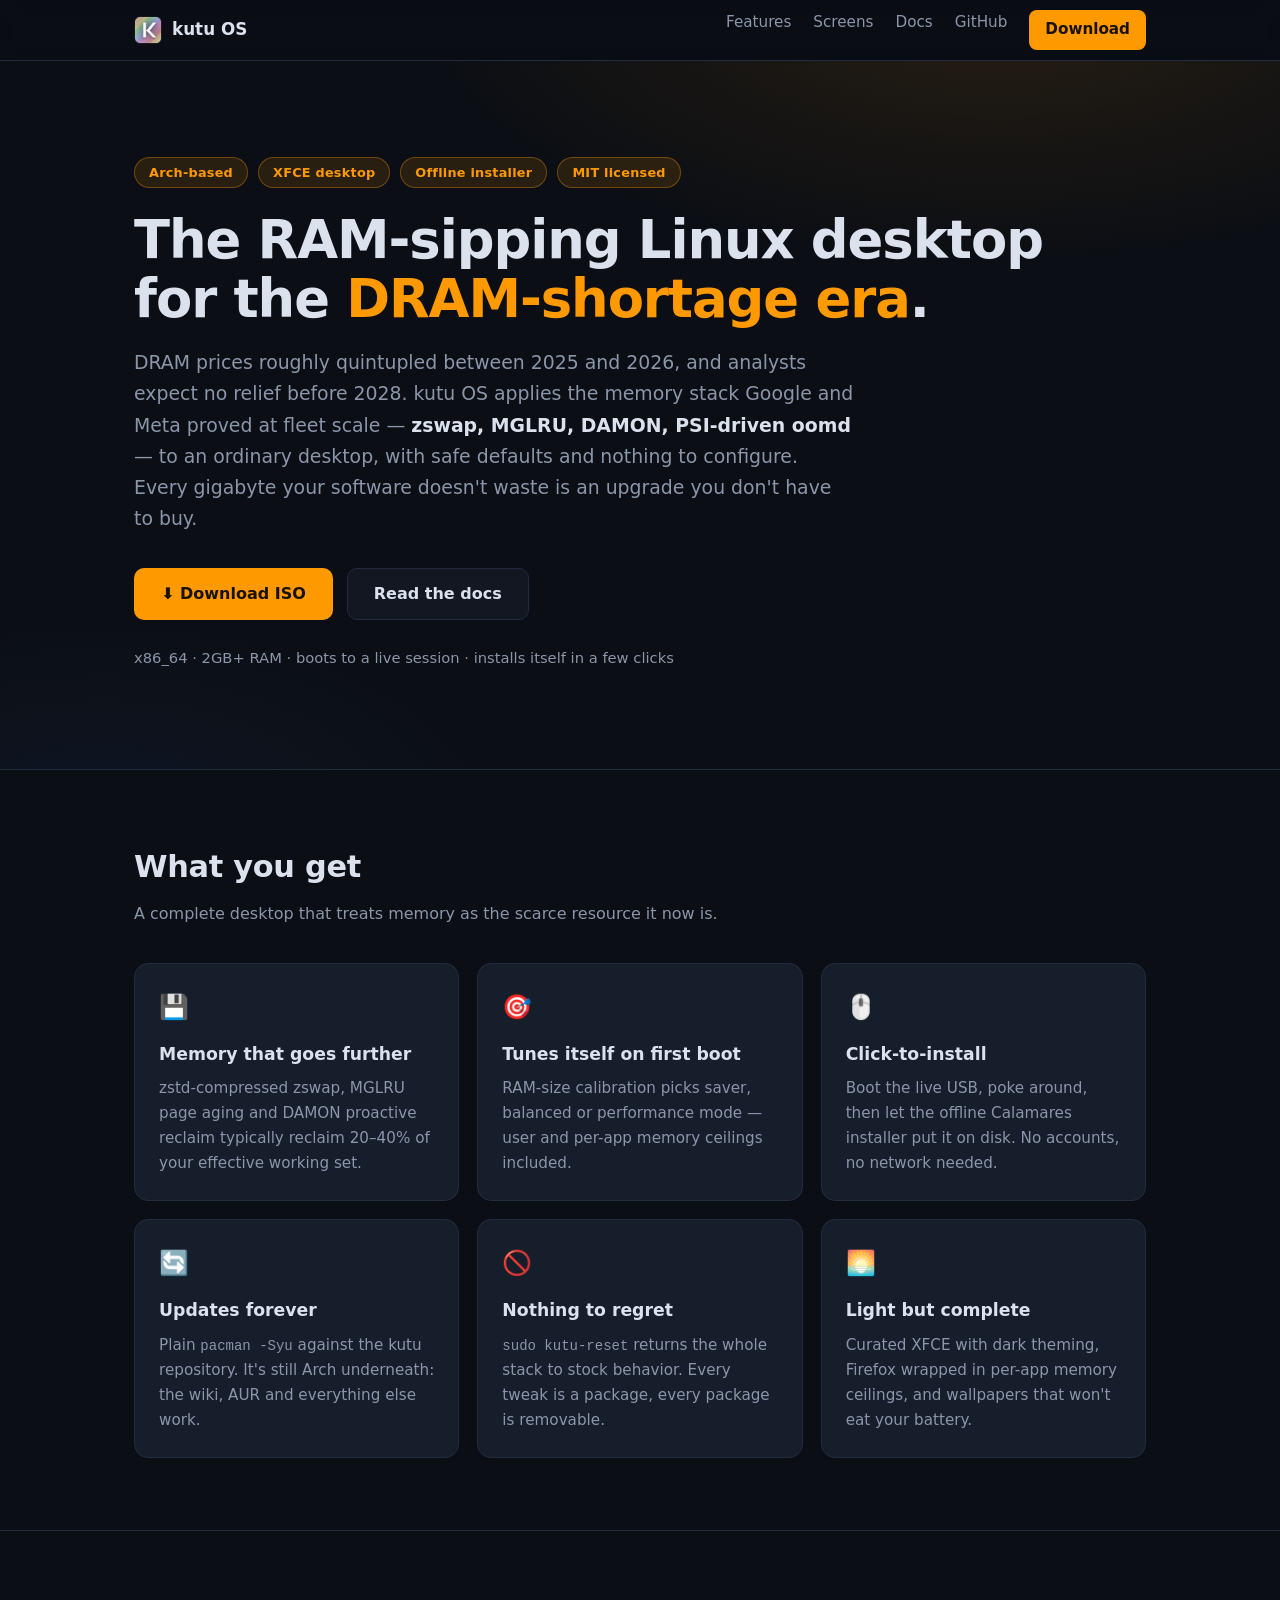
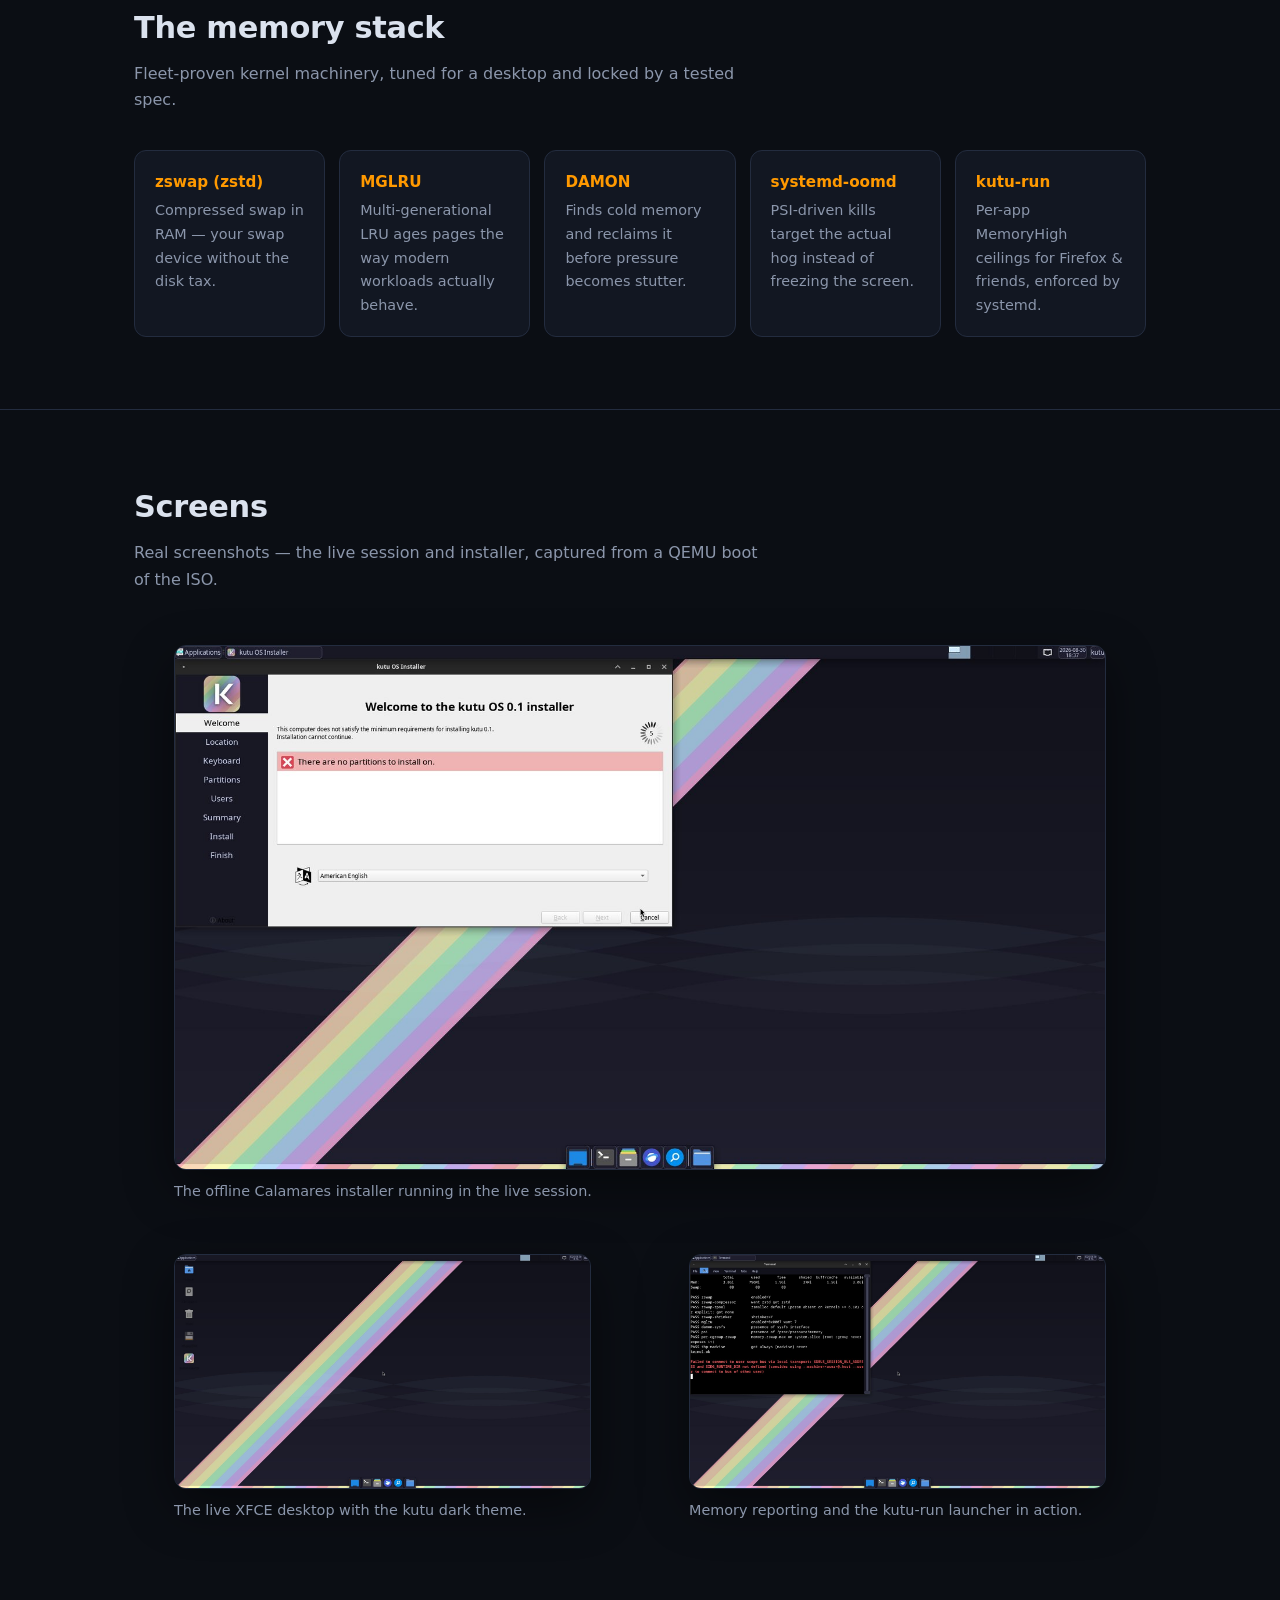
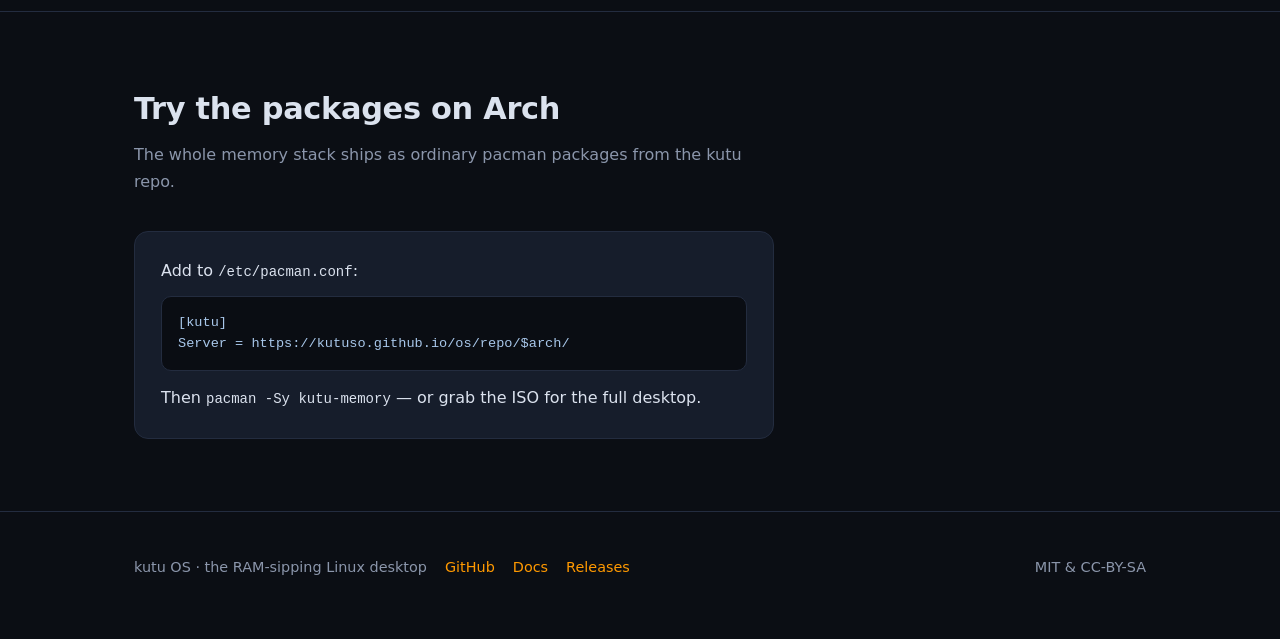
<file: site/index.html>
<!DOCTYPE html>
<html lang="en">
<head>
  <meta charset="utf-8">
  <meta name="viewport" content="width=device-width, initial-scale=1">
  <title>kutu OS — the RAM-sipping Linux desktop</title>
  <meta name="description" content="kutu OS: a Linux desktop that treats memory as the scarce resource it is. zswap, MGLRU, DAMON, PSI-driven oomd — proven fleet-scale memory conservation for your machine.">
  <meta property="og:title" content="kutu OS — the RAM-sipping Linux desktop">
  <meta property="og:description" content="zswap, MGLRU, DAMON and PSI-driven oomd, tuned for a desktop that runs great on 4–16GB.">
  <meta property="og:image" content="screenshots/desktop.jpg">
  <style>
    :root {
      --bg: #0b0e14;
      --bg-soft: #121722;
      --card: #161d2b;
      --line: #232c3f;
      --text: #dbe2ee;
      --muted: #8b96ab;
      --accent: #ff9900;
      --accent-soft: rgba(255, 153, 0, 0.12);
      --maxw: 1060px;
    }
    * { box-sizing: border-box; }
    html { scroll-behavior: smooth; }
    body {
      margin: 0;
      background: var(--bg);
      color: var(--text);
      font: 16px/1.65 system-ui, "Segoe UI", Roboto, "Helvetica Neue", sans-serif;
    }
    a { color: var(--accent); text-decoration: none; }
    a:hover { text-decoration: underline; }
    code, pre {
      font: 0.875rem/1.5 ui-monospace, "Cascadia Code", Menlo, Consolas, monospace;
    }
    .wrap { max-width: var(--maxw); margin: 0 auto; padding: 0 24px; }

    nav {
      position: sticky; top: 0; z-index: 10;
      background: rgba(11, 14, 20, 0.85);
      backdrop-filter: blur(8px);
      border-bottom: 1px solid var(--line);
    }
    nav .wrap {
      display: flex; align-items: center; gap: 28px; height: 60px;
    }
    nav .brand {
      display: flex; align-items: center; gap: 10px;
      font-weight: 700; font-size: 1.05rem; color: var(--text);
    }
    nav .brand img { height: 28px; width: 28px; }
    nav .links { margin-left: auto; display: flex; gap: 22px; }
    nav .links a { color: var(--muted); font-size: 0.95rem; }
    nav .links a:hover { color: var(--text); text-decoration: none; }
    nav .links a.cta {
      color: #1a1200; background: var(--accent);
      padding: 7px 16px; border-radius: 8px; font-weight: 600;
    }
    nav .links a.cta:hover { filter: brightness(1.08); }

    header.hero {
      position: relative;
      padding: 96px 0 84px;
      background:
        radial-gradient(900px 420px at 78% -10%, var(--accent-soft), transparent 65%),
        radial-gradient(700px 380px at 8% 110%, rgba(64, 120, 255, 0.08), transparent 60%),
        var(--bg);
      border-bottom: 1px solid var(--line);
    }
    .chips { display: flex; flex-wrap: wrap; gap: 10px; margin-bottom: 22px; }
    .chip {
      font-size: 0.8rem; font-weight: 600; letter-spacing: 0.02em;
      color: var(--accent);
      background: var(--accent-soft);
      border: 1px solid rgba(255, 153, 0, 0.35);
      border-radius: 999px; padding: 4px 14px;
    }
    h1 {
      margin: 0 0 18px; font-size: clamp(2.1rem, 5vw, 3.3rem);
      line-height: 1.12; letter-spacing: -0.02em; font-weight: 800;
    }
    h1 .accent { color: var(--accent); }
    .lede { font-size: 1.18rem; color: var(--muted); max-width: 720px; }
    .lede strong { color: var(--text); }
    .hero-btns { display: flex; flex-wrap: wrap; gap: 14px; margin-top: 34px; }
    .btn {
      display: inline-flex; align-items: center; gap: 8px;
      padding: 12px 26px; border-radius: 10px; font-weight: 600;
      border: 1px solid transparent; font-size: 1rem;
    }
    .btn:hover { text-decoration: none; filter: brightness(1.08); }
    .btn-primary { background: var(--accent); color: #1a1200; }
    .btn-ghost { border-color: var(--line); color: var(--text); background: var(--bg-soft); }
    .hero-meta { margin-top: 26px; color: var(--muted); font-size: 0.92rem; }

    section { padding: 72px 0; border-bottom: 1px solid var(--line); }
    h2 {
      margin: 0 0 8px; font-size: 1.9rem; letter-spacing: -0.01em;
      font-weight: 750;
    }
    .section-sub { color: var(--muted); margin: 0 0 36px; max-width: 640px; }

    .grid { display: grid; gap: 18px; grid-template-columns: repeat(auto-fit, minmax(290px, 1fr)); }
    .card {
      background: var(--card); border: 1px solid var(--line);
      border-radius: 14px; padding: 24px;
    }
    .card h3 { margin: 12px 0 8px; font-size: 1.08rem; }
    .card p { margin: 0; color: var(--muted); font-size: 0.95rem; }
    .card .ico { font-size: 1.5rem; }

    .stack-strip {
      display: grid; gap: 14px;
      grid-template-columns: repeat(auto-fit, minmax(190px, 1fr));
    }
    .stack-strip .cell {
      background: var(--bg-soft); border: 1px solid var(--line);
      border-radius: 12px; padding: 18px 20px;
    }
    .stack-strip b { color: var(--accent); font-size: 0.95rem; }
    .stack-strip span { display: block; color: var(--muted); font-size: 0.9rem; margin-top: 4px; }

    .shots { display: grid; gap: 18px; grid-template-columns: 1fr; }
    .shot { position: relative; }
    .shot img {
      width: 100%; display: block; border-radius: 12px;
      border: 1px solid var(--line);
      box-shadow: 0 18px 50px rgba(0, 0, 0, 0.45);
    }
    .shot figcaption { color: var(--muted); font-size: 0.9rem; margin-top: 10px; }
    .shot-grid { display: grid; gap: 18px; grid-template-columns: repeat(auto-fit, minmax(300px, 1fr)); }

    .repo-box {
      background: var(--card); border: 1px solid var(--line);
      border-radius: 14px; padding: 26px; max-width: 640px;
    }
    .repo-box pre {
      margin: 12px 0 0; padding: 16px; border-radius: 10px;
      background: #0a0d13; border: 1px solid var(--line);
      overflow-x: auto; color: #a8c7ea; font-size: 0.85rem;
    }

    footer { padding: 44px 0 60px; color: var(--muted); font-size: 0.9rem; }
    footer .wrap { display: flex; flex-wrap: wrap; gap: 18px; align-items: center; }
    footer .sep { margin-left: auto; }
  </style>
</head>
<body>

<nav>
  <div class="wrap">
    <a class="brand" href="#"><img src="logo.png" alt="kutu OS logo"> kutu OS</a>
    <div class="links">
      <a href="#features">Features</a>
      <a href="#screens">Screens</a>
      <a href="docs.html">Docs</a>
      <a href="https://github.com/kutuso/os">GitHub</a>
      <a class="cta" href="https://github.com/kutuso/os/releases/latest">Download</a>
    </div>
  </div>
</nav>

<header class="hero">
  <div class="wrap">
    <div class="chips">
      <span class="chip">Arch-based</span>
      <span class="chip">XFCE desktop</span>
      <span class="chip">Offline installer</span>
      <span class="chip">MIT licensed</span>
    </div>
    <h1>The RAM-sipping Linux desktop<br>for the <span class="accent">DRAM-shortage era</span>.</h1>
    <p class="lede">
      DRAM prices roughly quintupled between 2025 and 2026, and analysts expect no
      relief before 2028. kutu OS applies the memory stack Google and Meta proved at
      fleet scale — <strong>zswap, MGLRU, DAMON, PSI-driven oomd</strong> — to an
      ordinary desktop, with safe defaults and nothing to configure. Every gigabyte
      your software doesn't waste is an upgrade you don't have to buy.
    </p>
    <div class="hero-btns">
      <a class="btn btn-primary" href="https://github.com/kutuso/os/releases/latest">&#11015;&#65039; Download ISO</a>
      <a class="btn btn-ghost" href="docs.html">Read the docs</a>
    </div>
    <p class="hero-meta">x86_64 &middot; 2GB+ RAM &middot; boots to a live session &middot; installs itself in a few clicks</p>
  </div>
</header>

<section id="features">
  <div class="wrap">
    <h2>What you get</h2>
    <p class="section-sub">A complete desktop that treats memory as the scarce resource it now is.</p>
    <div class="grid">
      <div class="card"><div class="ico">&#128190;</div><h3>Memory that goes further</h3>
        <p>zstd-compressed zswap, MGLRU page aging and DAMON proactive reclaim typically reclaim 20–40% of your effective working set.</p></div>
      <div class="card"><div class="ico">&#127919;</div><h3>Tunes itself on first boot</h3>
        <p>RAM-size calibration picks saver, balanced or performance mode — user and per-app memory ceilings included.</p></div>
      <div class="card"><div class="ico">&#128433;&#65039;</div><h3>Click-to-install</h3>
        <p>Boot the live USB, poke around, then let the offline Calamares installer put it on disk. No accounts, no network needed.</p></div>
      <div class="card"><div class="ico">&#128260;</div><h3>Updates forever</h3>
        <p>Plain <code>pacman -Syu</code> against the kutu repository. It's still Arch underneath: the wiki, AUR and everything else work.</p></div>
      <div class="card"><div class="ico">&#128683;</div><h3>Nothing to regret</h3>
        <p><code>sudo kutu-reset</code> returns the whole stack to stock behavior. Every tweak is a package, every package is removable.</p></div>
      <div class="card"><div class="ico">&#127749;</div><h3>Light but complete</h3>
        <p>Curated XFCE with dark theming, Firefox wrapped in per-app memory ceilings, and wallpapers that won't eat your battery.</p></div>
    </div>
  </div>
</section>

<section id="stack">
  <div class="wrap">
    <h2>The memory stack</h2>
    <p class="section-sub">Fleet-proven kernel machinery, tuned for a desktop and locked by a tested spec.</p>
    <div class="stack-strip">
      <div class="cell"><b>zswap (zstd)</b><span>Compressed swap in RAM — your swap device without the disk tax.</span></div>
      <div class="cell"><b>MGLRU</b><span>Multi-generational LRU ages pages the way modern workloads actually behave.</span></div>
      <div class="cell"><b>DAMON</b><span>Finds cold memory and reclaims it before pressure becomes stutter.</span></div>
      <div class="cell"><b>systemd-oomd</b><span>PSI-driven kills target the actual hog instead of freezing the screen.</span></div>
      <div class="cell"><b>kutu-run</b><span>Per-app MemoryHigh ceilings for Firefox &amp; friends, enforced by systemd.</span></div>
    </div>
  </div>
</section>

<section id="screens">
  <div class="wrap">
    <h2>Screens</h2>
    <p class="section-sub">Real screenshots — the live session and installer, captured from a QEMU boot of the ISO.</p>
    <div class="shots">
      <figure class="shot">
        <img src="screenshots/installer.jpg" alt="The kutu OS Calamares installer" loading="lazy">
        <figcaption>The offline Calamares installer running in the live session.</figcaption>
      </figure>
      <div class="shot-grid">
        <figure class="shot">
          <img src="screenshots/desktop.jpg" alt="kutu OS live XFCE desktop" loading="lazy">
          <figcaption>The live XFCE desktop with the kutu dark theme.</figcaption>
        </figure>
        <figure class="shot">
          <img src="screenshots/terminal.jpg" alt="kutu OS memory tools in a terminal" loading="lazy">
          <figcaption>Memory reporting and the kutu-run launcher in action.</figcaption>
        </figure>
      </div>
    </div>
  </div>
</section>

<section id="repo">
  <div class="wrap">
    <h2>Try the packages on Arch</h2>
    <p class="section-sub">The whole memory stack ships as ordinary pacman packages from the kutu repo.</p>
    <div class="repo-box">
      <p style="margin:0">Add to <code>/etc/pacman.conf</code>:</p>
      <pre>[kutu]
Server = https://kutuso.github.io/os/repo/$arch/</pre>
      <p style="margin:14px 0 0">Then <code>pacman -Sy kutu-memory</code> — or grab the ISO for the full desktop.</p>
    </div>
  </div>
</section>

<footer>
  <div class="wrap">
    <span>kutu OS &middot; the RAM-sipping Linux desktop</span>
    <a href="https://github.com/kutuso/os">GitHub</a>
    <a href="docs.html">Docs</a>
    <a href="https://github.com/kutuso/os/releases">Releases</a>
    <span class="sep">MIT &amp; CC-BY-SA</span>
  </div>
</footer>

</body>
</html>
</file>
